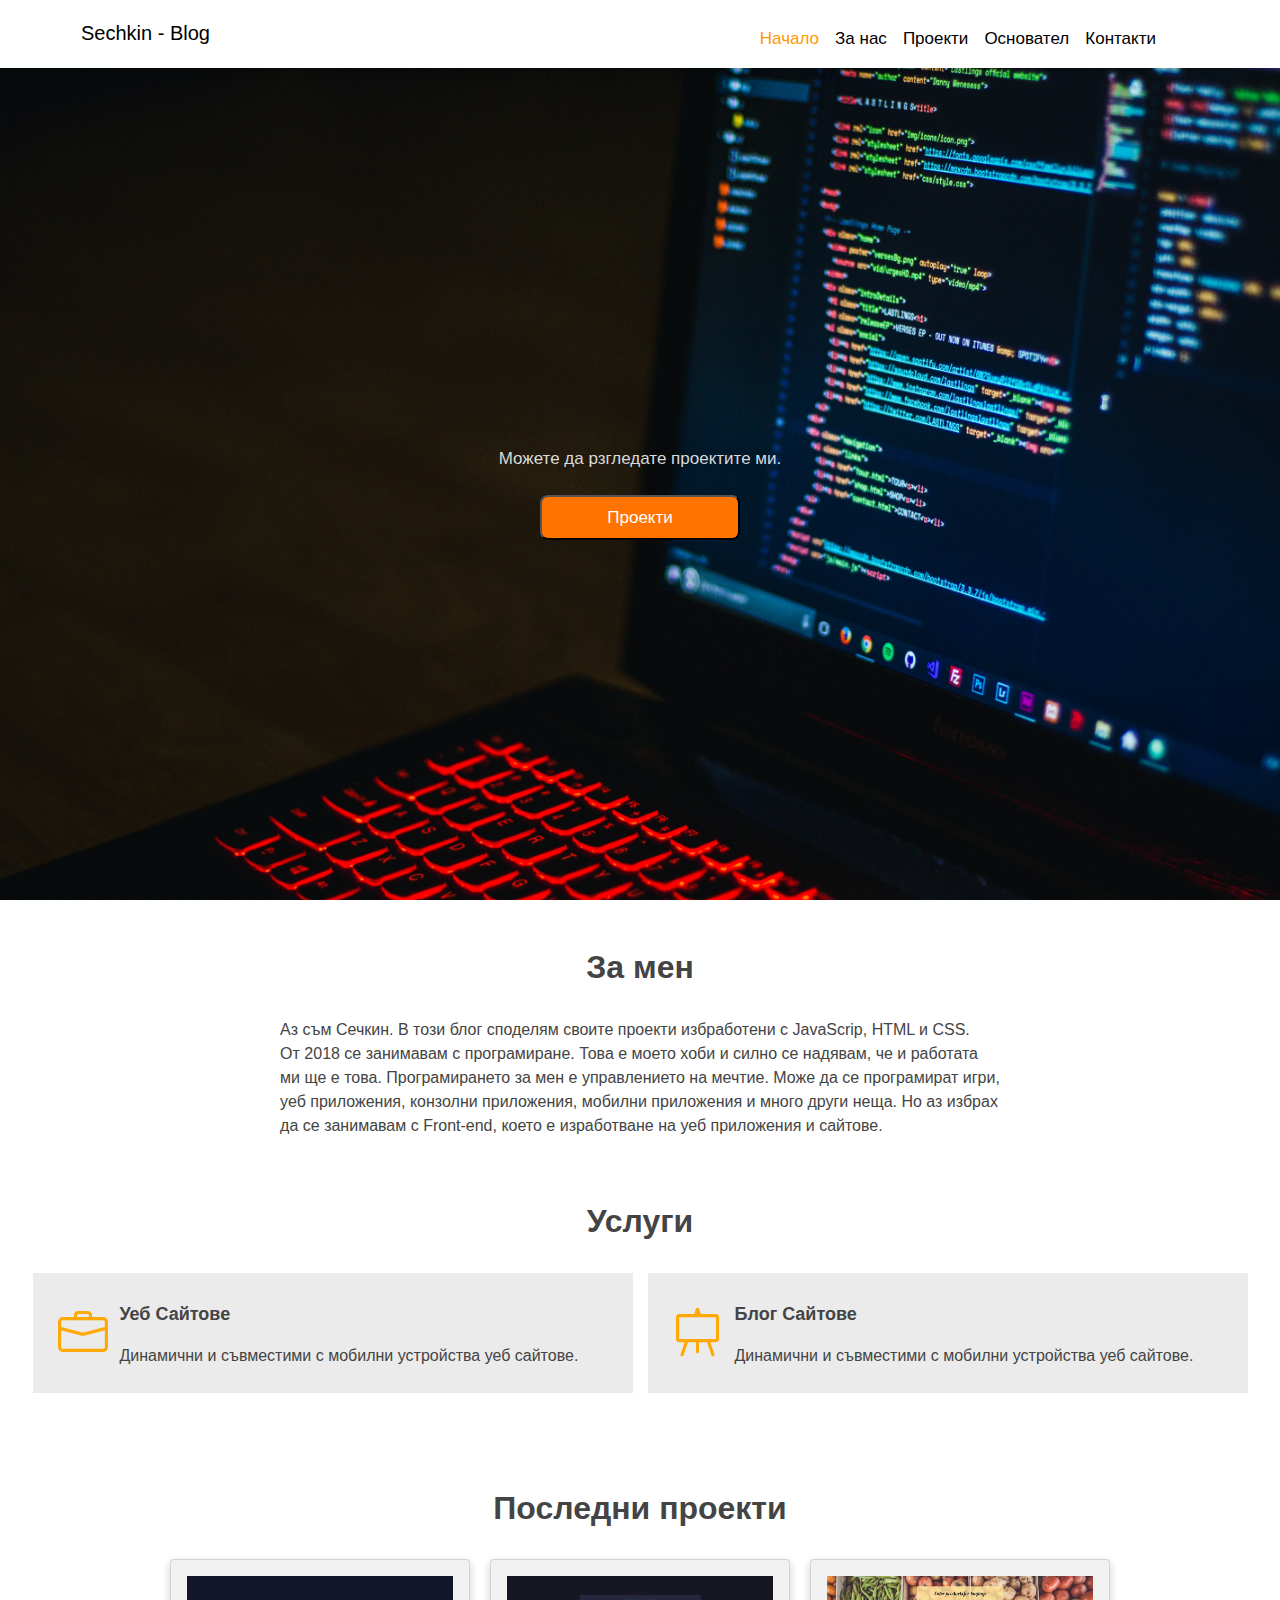
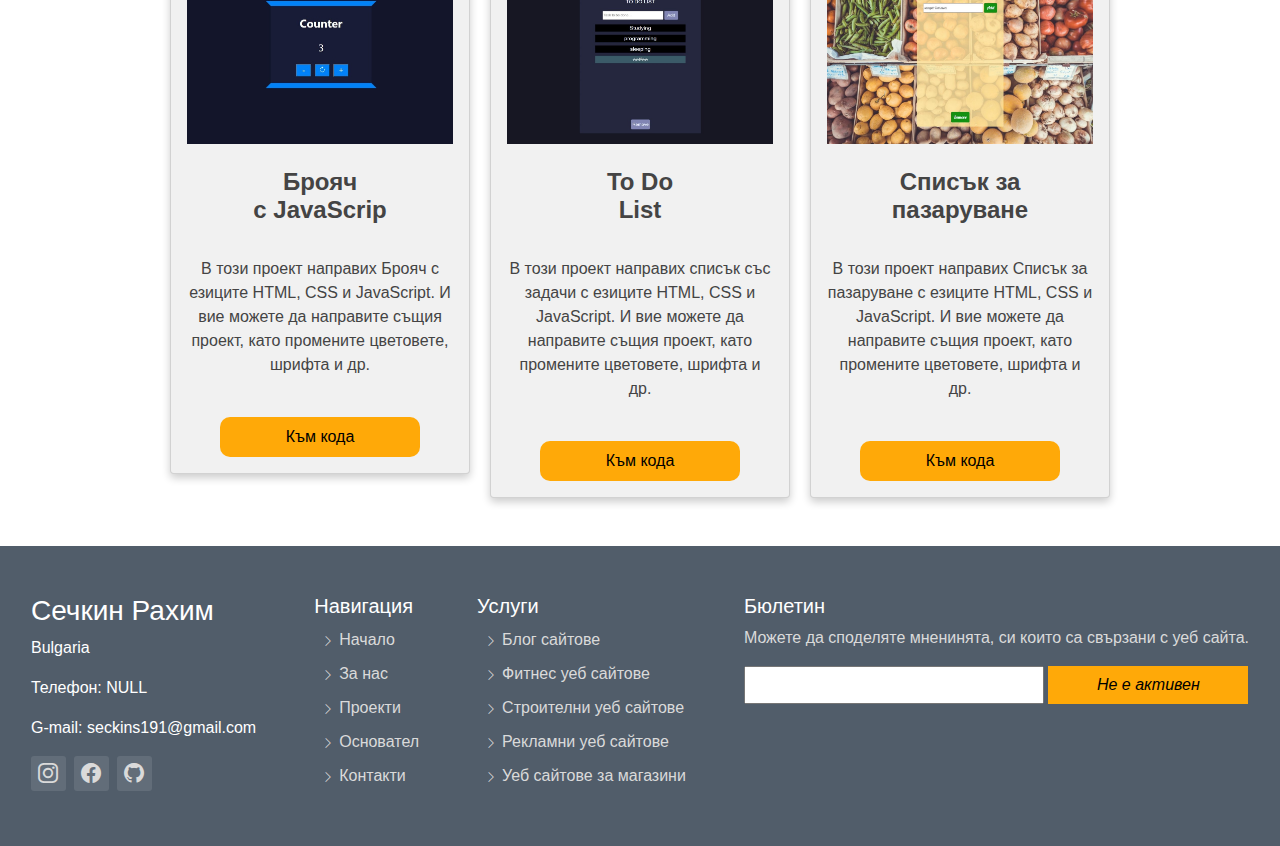
<file: docs/index.html>
<!DOCTYPE html>
<html lang="en">

<head>
    <meta charset="UTF-8">
    <meta http-equiv="X-UA-Compatible" content="IE=edge">
    <meta name="viewport" content="width=device-width, initial-scale=1.0">
    <title>Sechkin</title>

    <link rel="icon" href="images/titleImage.png">

    <link rel="stylesheet" href="https://cdn.jsdelivr.net/npm/bootstrap-icons@1.8.1/font/bootstrap-icons.css">
    <script src="https://code.jquery.com/jquery-3.4.1.slim.min.js" integrity="sha384-J6qa4849blE2+poT4WnyKhv5vZF5SrPo0iEjwBvKU7imGFAV0wwj1yYfoRSJoZ+n" crossorigin="anonymous"></script>
    <script src="https://cdn.jsdelivr.net/npm/popper.js@1.16.0/dist/umd/popper.min.js" integrity="sha384-Q6E9RHvbIyZFJoft+2mJbHaEWldlvI9IOYy5n3zV9zzTtmI3UksdQRVvoxMfooAo" crossorigin="anonymous"></script>
    <script src="https://stackpath.bootstrapcdn.com/bootstrap/4.4.1/js/bootstrap.min.js" integrity="sha384-wfSDF2E50Y2D1uUdj0O3uMBJnjuUD4Ih7YwaYd1iqfktj0Uod8GCExl3Og8ifwB6" crossorigin="anonymous"></script>
    <link rel="stylesheet" href="https://stackpath.bootstrapcdn.com/bootstrap/4.4.1/css/bootstrap.min.css" integrity="sha384-Vkoo8x4CGsO3+Hhxv8T/Q5PaXtkKtu6ug5TOeNV6gBiFeWPGFN9MuhOf23Q9Ifjh" crossorigin="anonymous">
    <link href="https://cdn.jsdelivr.net/npm/bootstrap@5.1.3/dist/css/bootstrap.min.css" rel="stylesheet" integrity="sha384-1BmE4kWBq78iYhFldvKuhfTAU6auU8tT94WrHftjDbrCEXSU1oBoqyl2QvZ6jIW3" crossorigin="anonymous">
    <script src="https://cdn.jsdelivr.net/npm/bootstrap@5.1.3/dist/js/bootstrap.bundle.min.js" integrity="sha384-ka7Sk0Gln4gmtz2MlQnikT1wXgYsOg+OMhuP+IlRH9sENBO0LRn5q+8nbTov4+1p" crossorigin="anonymous"></script>
    <script src="https://cdn.jsdelivr.net/npm/@popperjs/core@2.10.2/dist/umd/popper.min.js" integrity="sha384-7+zCNj/IqJ95wo16oMtfsKbZ9ccEh31eOz1HGyDuCQ6wgnyJNSYdrPa03rtR1zdB" crossorigin="anonymous"></script>
    <script src="https://cdn.jsdelivr.net/npm/bootstrap@5.1.3/dist/js/bootstrap.min.js" integrity="sha384-QJHtvGhmr9XOIpI6YVutG+2QOK9T+ZnN4kzFN1RtK3zEFEIsxhlmWl5/YESvpZ13" crossorigin="anonymous"></script>

    <link rel="stylesheet" href="style.css">
</head>

<body>

    <div class="bd-example fixed-top">
        <nav class="navbar navbar-expand-lg navbar-light text-light" style="height: 68px; background-color: #ffffff; font-size: 18px;" class="text-light">
            <div class="floating1">
                <h2 style="color: rgb(0, 0, 0);">
                    <a class="navbar-brand" href="index.html" style="color: black;">
                  Sechkin - Blog
                    </a>
                </h2>
            </div>
            <button class="navbar-toggler" type="button" data-toggle="collapse" data-target="#navbarSupportedContent" aria-controls="navbarSupportedContent" aria-expanded="false" aria-label="Toggle navigation">
                <span class="navbar-toggler-icon"></span>
            </button>


            <div class="collapse navbar-collapse " id="navbarSupportedContent">
                <ul class="navbar-nav mr-auto">
                    <li class="nav-item active">
                        <a class="nav-link disabled" href="index.html" style="color: rgb(0, 0, 0);" aria-disabled="true">
                            <p class="navigation-links disabled1">Начало</p> <span class="sr-only">(current)</span></a>
                    </li>

                    <li class="nav-item active">
                        <a class="nav-link" href="forMe.html" style="color: rgb(0, 0, 0);">
                            <p class="navigation-links">За нас </p>
                            <span class="sr-only">(current)</span></a>
                    </li>

                    <li class="nav-item active">
                        <a class="nav-link" href="projects.html" style="color: rgb(0, 0, 0);">
                            <p class="navigation-links">Проекти</p>
                            <span class="sr-only">(current)</span></a>
                    </li>


                    <li class="nav-item active">
                        <a class="nav-link" href="founder.html" style="color: rgb(0, 0, 0);">
                            <p class="navigation-links">Основател</p> <span class="sr-only">(current)</span></a>
                    </li>

                    <li class="nav-item active">
                        <a class="nav-link" href="contact.html" style="color: rgb(0, 0, 0);">
                            <p class="navigation-links">Контакти</p> <span class="sr-only">(current)</span></a>
                    </li>

                </ul>

            </div>
        </nav>
    </div>


    <div class="bg">
        <ul id="list" class="d-flex justify-content-center">
            <li style="animation: fadeIn 0.9s ease-in both">Добре дошли в уеб сайта!</li>
        </ul>

        <div class="box fadeInUp" style="animation-delay:1s;">
            Можете да рзгледате проектите ми.
        </div>
        <br>
        <div class="box fadeInUp" style="animation-delay:1.5s;">
            <a href="projects.html">
                <button class="imgButton">
                Проекти
            </button></a>
        </div>
    </div>
    <!-- <div class="container">
        <div class="bg"><img src="./images/bgimg.jpg" style="width:100%;"></div>

        <div class="centered">Centered</div>
    </div> -->
    <br><br>
    <div>

        <h2 class="d-flex justify-content-center"><b>За мен</b></h2>
        <br>
        <p class="me d-flex justify-content-center">Аз съм Сечкин. В този блог споделям своите проекти избработени с JavaScrip, HTML и CSS. <br> От 2018 се занимавам с програмиране. Това е моето хоби и силно се надявам, че и работата <br> ми ще е това. Програмирането за мен е управлението на мечтие.
            Може да се програмират игри,<br> уеб приложения, конзолни приложения, мобилни приложения и много други неща. Но аз избрах <br> да се занимавам с Front-end, което е изработване на уеб приложения и сайтове. </p>

    </div>
    <br><br>
    <div>

        <h2 class="d-flex justify-content-center"><b> Услуги</b></h2>
        <br>
        <div id="serv">
            <div class="services-container d-flex justify-content-center">
                <div class="services float-left">
                    <div class="float-left">
                        <i class="bi bi-briefcase"></i>
                    </div>
                    <p class="logo1-title float-left "> <b> Уеб Сайтове </b></p>
                    <p class="logo1-text float-left">Динамични и съвместими с мобилни устройства уеб сайтове.</p>
                </div>
                <div class="services float-left ">
                    <div class="float-left">
                        <i class="bi bi-easel"></i>
                    </div>
                    <p class="logo1-title float-left "> <b>Блог Сайтове </b></p>
                    <p class="logo1-text float-left">Динамични и съвместими с мобилни устройства уеб сайтове.</p>
                </div>
            </div>
        </div>

        <div id="resp-serv">
            <div class="services-container-responsive d-flex justify-content-center">
                <div class="services float-left">
                    <div class="float-left">
                        <i class="bi bi-briefcase"></i>
                    </div>
                    <p class="logo1-title float-left "> <b> Уеб Сайтове </b></p>
                    <p class="logo1-text float-left">Динамични и съвместими с мобилни устройства уеб сайтове.</p>
                </div>
            </div>
            <br>
            <div class="services-container-responsive d-flex justify-content-center">
                <div class="services float-left ">
                    <div class="float-left">
                        <i class="bi bi-easel"></i>
                    </div>
                    <p class="logo1-title float-left "> <b>Блог Сайтове </b></p>
                    <p class="logo1-text float-left">Динамични и съвместими с мобилни устройства уеб сайтове.</p>
                </div>
            </div>
        </div>

        <br><br><br><br>

        <h2 class="d-flex justify-content-center"><b> Последни проекти</b></h2>
        <br>
        <div class="row d-flex justify-content-center ">
            <div class="column" id="respColumn">
                <div class="card ">
                    <img src="./images/Latest Projects/Counter2.jpg" alt="">
                    <br>
                    <h4><b> Брояч <br> с JavaScrip </b></h4>
                    <br>
                    <p>В този проект направих Брояч с езиците HTML, CSS и JavaScript. И вие можете да направите същия проект, като промените цветовете, шрифта и др. </p>

                    <br>
                    <div class="d-flex justify-content-center">
                        <a target="_blank" href="https://github.com/s3chkin/Counter">
                            <button class="projects-button d-flex justify-content-center"> Към кода</button>
                        </a>
                    </div>

                </div>
            </div>

            <div class="column" id="respColumn">
                <div class="card ">
                    <img src="./images/Latest Projects/toDoList.jpg" alt="">
                    <br>
                    <h4><b> To Do <br> List </b></h4>
                    <br>
                    <p>В този проект направих списък със задачи с езиците HTML, CSS и JavaScript. И вие можете да направите същия проект, като промените цветовете, шрифта и др. </p>

                    <br>
                    <div class="d-flex justify-content-center">
                        <a target="_blank" href="https://github.com/s3chkin/JavaScript-Examples/tree/main/To%20Do%20list">
                            <button class="projects-button d-flex justify-content-center"> Към кода</button>
                        </a>
                    </div>

                </div>
            </div>

            <div class="column" id="respColumn">
                <div class="card ">
                    <img src="./images/Latest Projects/shoppingList.jpg" alt="">
                    <br>
                    <h4><b> Списък за <br> пазаруване </b></h4>
                    <br>
                    <p>В този проект направих Списък за пазаруване с езиците HTML, CSS и JavaScript. И вие можете да направите същия проект, като промените цветовете, шрифта и др. </p>

                    <br>
                    <div class="d-flex justify-content-center">
                        <a target="_blank" href="https://github.com/s3chkin/JavaScript-Examples/tree/main/ShoppingList">
                            <button class="projects-button d-flex justify-content-center"> Към кода</button>
                        </a>
                    </div>

                </div>
            </div>

        </div>

        <br><br>

        <footer>
            <br><br>
            <div class="normal-footer">
                <div class="footer d-flex justify-content-center ">

                    <div class="forMe float-left ">
                        <h3>Сечкин Рахим</h3>
                        <p>Bulgaria</p>
                        <p>Телефон: NULL</p>
                        <p>G-mail: seckins191@gmail.com</p>
                        <a href="https://www.instagram.com/__sechkin__/">
                            <div class="hyperlinks float-left">
                                <i class="bi bi-instagram"></i>
                            </div>
                        </a>

                        <a href="https://www.facebook.com/seckin.salim">
                            <div class="hyperlinks float-left">
                                <i class="bi bi-facebook"></i>
                            </div>
                        </a>

                        <a href="https://github.com/s3chkin">
                            <div class="hyperlinks float-left">
                                <i class="bi bi-github"></i>
                            </div>
                        </a>
                    </div>

                    <div class="navigation float-left ">
                        <h5 class="titles ">Навигация</h5>
                        <ul>
                            <a href="index.html">
                                <li><i class="bi bi-chevron-right "></i>Начало</li>
                            </a>

                            <a href="forMe.html">
                                <li><i class="bi bi-chevron-right "></i>За нас</li>
                            </a>

                            <a href="projects.html">
                                <li><i class="bi bi-chevron-right "></i>Проекти</li>
                            </a>

                            <a href="founder.html">
                                <li><i class="bi bi-chevron-right "></i>Основател</li>
                            </a>

                            <a href="contact.html">
                                <li><i class="bi bi-chevron-right "></i>Контакти</li>
                            </a>

                        </ul>
                    </div>

                    <div class="services2">
                        <h5 class="titles ">Услуги</h5>


                        <ul>
                            <a href=" ">
                                <li><i class="bi bi-chevron-right "></i>Блог сайтове</li>
                            </a>

                            <a href=" ">
                                <li><i class="bi bi-chevron-right "></i>Фитнес уеб сайтове</li>
                            </a>

                            <a href=" ">
                                <li><i class="bi bi-chevron-right "></i>Строителни уеб сайтове</li>
                            </a>

                            <a href=" ">
                                <li><i class="bi bi-chevron-right "></i>Рекламни уеб сайтове</li>
                            </a>

                            <a href=" ">
                                <li><i class="bi bi-chevron-right "></i>Уеб сайтове за магазини</li>
                            </a>

                        </ul>
                    </div>

                    <div class="services2 ">
                        <h5 class="titles ">Бюлетин</h5>
                        <p style="color: #dadada; margin-left: 8px;">Можете да споделяте мненинята, си които са свързани с уеб сайта.</p>
                        <div class="msg">
                            <input class="txtBox" type="text">
                            <button class="button"><i> Не е активен</i></button>
                        </div>
                    </div>
                </div>
            </div>

            <div class="responsiveFooter">

                <div class="footer2 d-flex justify-content-center ">

                    <div class="forMe" id="forMeResp">
                        <h3>Сечкин Рахим</h3>
                        <p>Bulgaria</p>
                        <p>Телефон: NULL</p>
                        <p>G-mail: seckins191@gmail.com</p>
                        <a href="https://www.instagram.com/__sechkin__/">
                            <div class="hyperlinks float-left">
                                <i class="bi bi-instagram"></i>
                            </div>
                        </a>

                        <a href="https://www.facebook.com/seckin.salim">
                            <div class="hyperlinks float-left">
                                <i class="bi bi-facebook"></i>
                            </div>
                        </a>

                        <a href="https://github.com/s3chkin">
                            <div class="hyperlinks float-left">
                                <i class="bi bi-github"></i>
                            </div>
                        </a>
                    </div>
                    <div class="navigation ">
                        <h5 class="titles ">Навигация</h5>
                        <ul>
                            <a href="index.html">
                                <div>
                                    <!-- <i class="bi bi-chevron-right"></i> -->
                                    <li><i class="bi bi-chevron-right"></i>Начало</li>
                                </div>
                            </a>

                            <a href="forMe.html">
                                <li><i class="bi bi-chevron-right"></i>За нас</li>
                            </a>

                            <a href="projects.html">
                                <li><i class="bi bi-chevron-right"></i>Проекти</li>
                            </a>

                            <a href="founder.html">
                                <li><i class="bi bi-chevron-right"></i>Основател</li>
                            </a>

                            <a href="contact.html">
                                <li><i class="bi bi-chevron-right"></i>Контакти</li>
                            </a>

                        </ul>
                    </div>

                </div>
                <br><br>
                <div class="footer2 d-flex justify-content-center " id="footer2">


                    <div class="services2" id="services2Resp">
                        <h5 class="titles ">Услуги</h5>


                        <ul>
                            <a href=" ">
                                <li><i class="bi bi-chevron-right "></i>Блог сайтове</li>
                            </a>

                            <a href=" ">
                                <li><i class="bi bi-chevron-right "></i>Фитнес уеб сайтове</li>
                            </a>

                            <a href=" ">
                                <li><i class="bi bi-chevron-right "></i>Строителни уеб сайтове</li>
                            </a>

                            <a href=" ">
                                <li><i class="bi bi-chevron-right "></i>Рекламни уеб сайтове</li>
                            </a>

                            <a href=" ">
                                <li><i class="bi bi-chevron-right "></i>Уеб сайтове за магазини</li>
                            </a>

                        </ul>
                    </div>

                    <div class="services2 " id="respBuletin">
                        <h5 class="titles ">Бюлетин</h5>
                        <p style="color: #dadada; margin-left: 8px;">Можете да споделяте <br> мненинята, си които <br> са свързани с уеб сайта.</p>
                        <div class="msg">
                            <input class="txtBox" id="txtBoxResp" type="text">
                            <button class="button" id="buttonResp"><i> Не е активен</i></button>
                        </div>
                    </div>
                </div>

            </div>


            <div class="responsiveFooter2">

                <div class="footer2">

                    <div class="forMe" id="forMeResp">
                        <h3>Сечкин Рахим</h3>
                        <p>Bulgaria</p>
                        <p>Телефон: NULL</p>
                        <p>G-mail: seckins191@gmail.com</p>
                        <a href="https://www.instagram.com/__sechkin__/">
                            <div class="hyperlinks float-left">
                                <i class="bi bi-instagram"></i>
                            </div>
                        </a>

                        <a href="https://www.facebook.com/seckin.salim">
                            <div class="hyperlinks float-left">
                                <i class="bi bi-facebook"></i>
                            </div>
                        </a>

                        <a href="https://github.com/s3chkin">
                            <div class="hyperlinks float-left">
                                <i class="bi bi-github"></i>
                            </div>
                        </a>
                    </div>
                </div>
                <br> <br> <br>
                <div class="footer2 ">

                    <div class="navigation ">
                        <h5 class="titles ">Навигация</h5>
                        <ul>
                            <a href="index.html">
                                <li><i class="bi bi-chevron-right"></i>Начало</li>
                            </a>

                            <a href="forMe.html">
                                <li><i class="bi bi-chevron-right"></i>За нас</li>
                            </a>

                            <a href="projects.html">
                                <li><i class="bi bi-chevron-right"></i>Проекти</li>
                            </a>

                            <a href="founder.html">
                                <li><i class="bi bi-chevron-right"></i>Основател</li>
                            </a>

                            <a href="contact.html">
                                <li><i class="bi bi-chevron-right"></i>Контакти</li>
                            </a>

                        </ul>
                    </div>

                </div>
                <br>
                <div class="footer2 " id="footer2">
                    <div class="services2" id="services2Resp">
                        <h5 class="titles ">Услуги</h5>

                        <ul>
                            <a href=" ">

                                <li><i class="bi bi-chevron-right "></i>Блог сайтове</li>
                            </a>

                            <a href=" ">
                                <li><i class="bi bi-chevron-right "></i>Фитнес уеб сайтове</li>
                            </a>

                            <a href=" ">
                                <li><i class="bi bi-chevron-right "></i>Строителни уеб сайтове</li>
                            </a>

                            <a href=" ">
                                <li><i class="bi bi-chevron-right "></i>Рекламни уеб сайтове</li>
                            </a>

                            <a href=" ">
                                <li><i class="bi bi-chevron-right "></i>Уеб сайтове за магазини</li>
                            </a>

                        </ul>
                    </div>
                </div>
                <br>
                <div class="footer2" id="footer2">
                    <div class="services2 " id="respBuletin">
                        <h5 class="titles ">Бюлетин</h5>
                        <p style="color: #dadada; margin-left: 8px;">Можете да споделяте мненинята, си които са свързани с уеб сайта.</p>
                        <div class="msg">
                            <input class="txtBox" id="txtBoxResp" type="text">
                            <button class="button" id="buttonResp"><i> Не е активен</i></button>
                        </div>
                    </div>
                </div>
            </div>

        </footer>
</body>

</html>
</file>
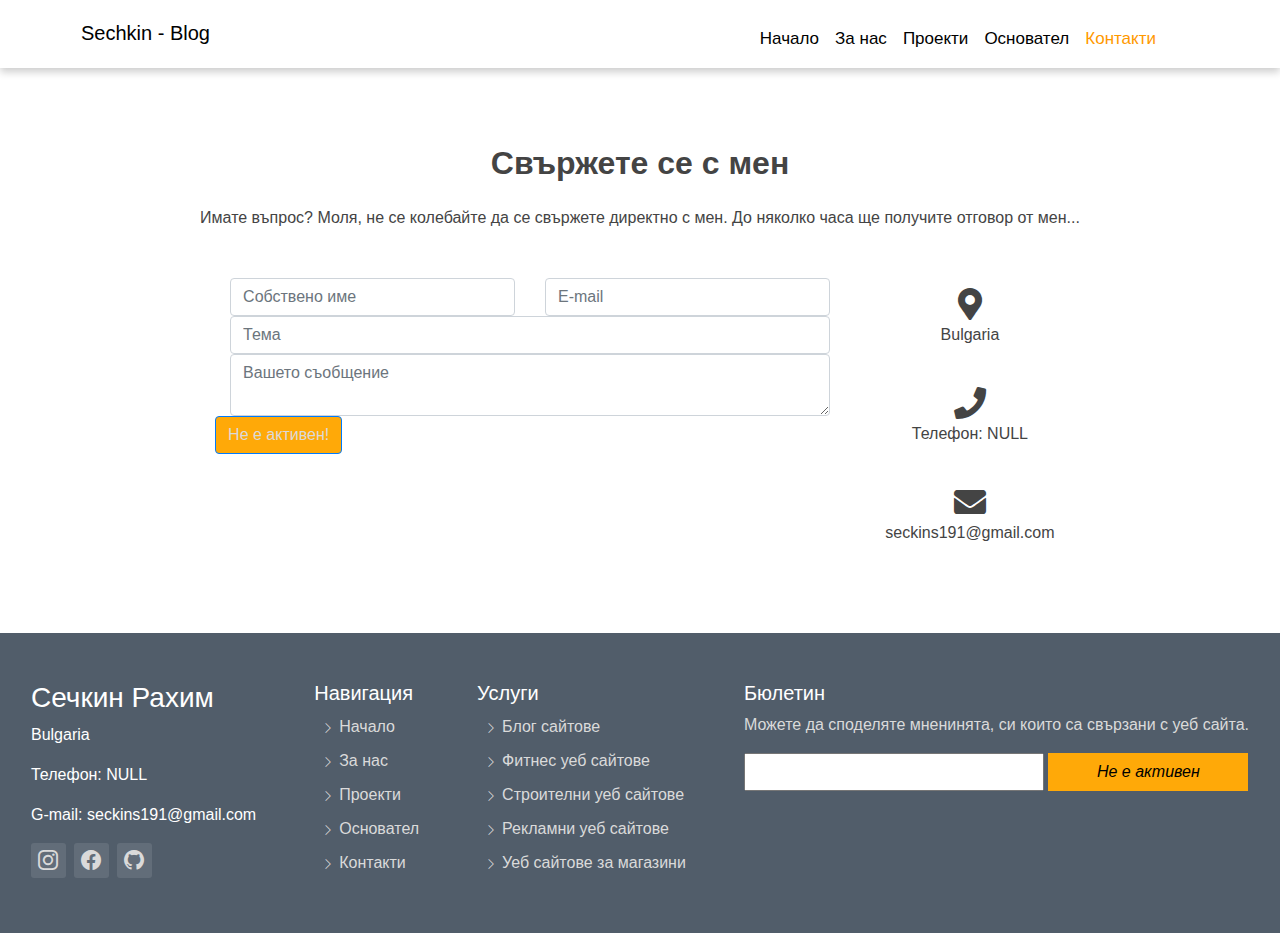
<file: docs/contact.html>
<!DOCTYPE html>
<html lang="en">

<head>
    <meta charset="UTF-8">
    <meta http-equiv="X-UA-Compatible" content="IE=edge">
    <meta name="viewport" content="width=device-width, initial-scale=1.0">
    <title>Sechkin</title>

    <link rel="icon" href="images/titleImage.png">

    <link rel="stylesheet" href="https://cdn.jsdelivr.net/npm/bootstrap-icons@1.8.1/font/bootstrap-icons.css">
    <script src="https://code.jquery.com/jquery-3.4.1.slim.min.js" integrity="sha384-J6qa4849blE2+poT4WnyKhv5vZF5SrPo0iEjwBvKU7imGFAV0wwj1yYfoRSJoZ+n" crossorigin="anonymous"></script>
    <script src="https://cdn.jsdelivr.net/npm/popper.js@1.16.0/dist/umd/popper.min.js" integrity="sha384-Q6E9RHvbIyZFJoft+2mJbHaEWldlvI9IOYy5n3zV9zzTtmI3UksdQRVvoxMfooAo" crossorigin="anonymous"></script>
    <script src="https://stackpath.bootstrapcdn.com/bootstrap/4.4.1/js/bootstrap.min.js" integrity="sha384-wfSDF2E50Y2D1uUdj0O3uMBJnjuUD4Ih7YwaYd1iqfktj0Uod8GCExl3Og8ifwB6" crossorigin="anonymous"></script>
    <link rel="stylesheet" href="https://stackpath.bootstrapcdn.com/bootstrap/4.4.1/css/bootstrap.min.css" integrity="sha384-Vkoo8x4CGsO3+Hhxv8T/Q5PaXtkKtu6ug5TOeNV6gBiFeWPGFN9MuhOf23Q9Ifjh" crossorigin="anonymous">
    <link href="https://cdn.jsdelivr.net/npm/bootstrap@5.1.3/dist/css/bootstrap.min.css" rel="stylesheet" integrity="sha384-1BmE4kWBq78iYhFldvKuhfTAU6auU8tT94WrHftjDbrCEXSU1oBoqyl2QvZ6jIW3" crossorigin="anonymous">
    <script src="https://cdn.jsdelivr.net/npm/bootstrap@5.1.3/dist/js/bootstrap.bundle.min.js" integrity="sha384-ka7Sk0Gln4gmtz2MlQnikT1wXgYsOg+OMhuP+IlRH9sENBO0LRn5q+8nbTov4+1p" crossorigin="anonymous"></script>
    <script src="https://cdn.jsdelivr.net/npm/@popperjs/core@2.10.2/dist/umd/popper.min.js" integrity="sha384-7+zCNj/IqJ95wo16oMtfsKbZ9ccEh31eOz1HGyDuCQ6wgnyJNSYdrPa03rtR1zdB" crossorigin="anonymous"></script>
    <script src="https://cdn.jsdelivr.net/npm/bootstrap@5.1.3/dist/js/bootstrap.min.js" integrity="sha384-QJHtvGhmr9XOIpI6YVutG+2QOK9T+ZnN4kzFN1RtK3zEFEIsxhlmWl5/YESvpZ13" crossorigin="anonymous"></script>
    <link rel="stylesheet" href="https://fonts.googleapis.com/css?family=Roboto:300,400,500,700&amp;display=swap">
    <link rel="stylesheet" href="https://cdnjs.cloudflare.com/ajax/libs/font-awesome/5.15.3/css/all.min.css">
    <link rel="stylesheet" href="https://mdbcdn.b-cdn.net/wp-content/themes/mdbootstrap4/docs-app/css/compiled-4.20.0.min.css">
    <link rel="stylesheet" href="style.css">
</head>

<body>

    <div class="bd-example fixed-top">
        <nav class="navbar navbar-expand-lg navbar-light text-light" style="height: 68px; background-color: #ffffff; font-size: 18px;" class="text-light">
            <div class="floating1">
                <h2 style="color: rgb(0, 0, 0);">
                    <a class="navbar-brand" href="index.html" style="color: black;">
                  Sechkin - Blog
                    </a>
                </h2>
            </div>
            <button class="navbar-toggler" type="button" data-toggle="collapse" data-target="#navbarSupportedContent" aria-controls="navbarSupportedContent" aria-expanded="false" aria-label="Toggle navigation">
                <span class="navbar-toggler-icon"></span>
            </button>


            <div class="collapse navbar-collapse " id="navbarSupportedContent">
                <ul class="navbar-nav mr-auto">
                    <li class="nav-item active">
                        <a class="nav-link " href="index.html" style="color: rgb(0, 0, 0);" aria-disabled="true">
                            <p class="navigation-links ">Начало</p> <span class="sr-only">(current)</span></a>
                    </li>

                    <li class="nav-item active">
                        <a class="nav-link" href="forMe.html" style="color: rgb(0, 0, 0);">
                            <p class="navigation-links ">За нас </p>
                            <span class="sr-only">(current)</span></a>
                    </li>

                    <li class="nav-item active">
                        <a class="nav-link" href="projects.html" style="color: rgb(0, 0, 0);">
                            <p class="navigation-links">Проекти</p>
                            <span class="sr-only">(current)</span></a>
                    </li>


                    <li class="nav-item active">
                        <a class="nav-link " href="founder.html" style="color: rgb(0, 0, 0);">
                            <p class="navigation-links ">Основател</p> <span class="sr-only">(current)</span></a>
                    </li>

                    <li class="nav-item active">
                        <a class="nav-link disabled" href="contact.html" style="color: rgb(0, 0, 0);">
                            <p class="navigation-links disabled1">Контакти</p> <span class="sr-only">(current)</span></a>
                    </li>

                </ul>

            </div>
        </nav>
    </div>



    <br><br><br><br>
    <div>


        <br>
        <div class="d-flex justify-content-center">

            <section class="mb-4">

                <h2 class="h1-responsive font-weight-bold text-center my-4">Свържете се с мен
                </h2>
                <p class="text-center w-responsive mx-auto mb-5">Имате въпрос? Моля, не се колебайте да се свържете директно с мен. До няколко часа ще получите отговор от мен...</p>

                <div class="row">

                    <div class="col-md-9 mb-md-0 mb-5">
                        <form id="contact-form" name="contact-form" action="mail.php" method="POST">

                            <div class="row">

                                <div class="col-md-6">
                                    <div class="md-form mb-0">
                                        <input placeholder="Собствено име" type="text" id="name" name="name" class="form-control">
                                    </div>
                                </div>

                                <div class="col-md-6">
                                    <div class="md-form mb-0">
                                        <input placeholder="E-mail" type="text" id="email" name="email" class="form-control">
                                    </div>
                                </div>

                            </div>

                            <div class="row">
                                <div class="col-md-12">
                                    <div class="md-form mb-0">
                                        <input placeholder="Тема" type="text" id="subject" name="subject" class="form-control">
                                    </div>
                                </div>
                            </div>

                            <div class="row">

                                <div class="col-md-12">

                                    <div class="md-form">
                                        <textarea placeholder="Вашето съобщение" type="text" id="message" name="message" rows="2" class="form-control md-textarea"></textarea>
                                    </div>

                                </div>
                            </div>

                        </form>

                        <div class="text-center text-md-left">
                            <a class="btn btn-primary " style="color: #dadada; background-color: #ffa908 ;">Не е активен!</a>
                        </div>
                        <div class="status"></div>
                    </div>

                    <div class="col-md-3 text-center">
                        <ul class="list-unstyled mb-0">
                            <li><i class="fas fa-map-marker-alt fa-2x"></i>
                                <p>Bulgaria</p>
                            </li>
                            <li><i class="fas fa-phone mt-4 fa-2x"></i>
                                <p>Телефон: NULL</p>
                            </li>
                            <li><i class="fas fa-envelope mt-4 fa-2x"></i>
                                <p>seckins191@gmail.com</p>
                            </li>
                        </ul>
                    </div>

                </div>

            </section>
        </div>


    </div>
    <br><br>

    <footer>
        <br><br>
        <div class="normal-footer">
            <div class="footer d-flex justify-content-center ">

                <div class="forMe float-left ">
                    <h3>Сечкин Рахим</h3>
                    <p>Bulgaria</p>
                    <p>Телефон: NULL</p>
                    <p>G-mail: seckins191@gmail.com</p>
                    <a href="https://www.instagram.com/__sechkin__/">
                        <div class="hyperlinks float-left">
                            <i class="bi bi-instagram"></i>
                        </div>
                    </a>

                    <a href="https://www.facebook.com/seckin.salim">
                        <div class="hyperlinks float-left">
                            <i class="bi bi-facebook"></i>
                        </div>
                    </a>

                    <a href="https://github.com/s3chkin">
                        <div class="hyperlinks float-left">
                            <i class="bi bi-github"></i>
                        </div>
                    </a>
                </div>

                <div class="navigation float-left ">
                    <h5 class="titles ">Навигация</h5>
                    <ul>
                        <a href="index.html">
                            <li><i class="bi bi-chevron-right "></i>Начало</li>
                        </a>

                        <a href="forMe.html">
                            <li><i class="bi bi-chevron-right "></i>За нас</li>
                        </a>

                        <a href="projects.html">
                            <li><i class="bi bi-chevron-right "></i>Проекти</li>
                        </a>

                        <a href="founder.html">
                            <li><i class="bi bi-chevron-right "></i>Основател</li>
                        </a>

                        <a href="contact.html">
                            <li><i class="bi bi-chevron-right "></i>Контакти</li>
                        </a>

                    </ul>
                </div>

                <div class="services2">
                    <h5 class="titles ">Услуги</h5>


                    <ul>
                        <a href=" ">
                            <li><i class="bi bi-chevron-right "></i>Блог сайтове</li>
                        </a>

                        <a href=" ">
                            <li><i class="bi bi-chevron-right "></i>Фитнес уеб сайтове</li>
                        </a>

                        <a href=" ">
                            <li><i class="bi bi-chevron-right "></i>Строителни уеб сайтове</li>
                        </a>

                        <a href=" ">
                            <li><i class="bi bi-chevron-right "></i>Рекламни уеб сайтове</li>
                        </a>

                        <a href=" ">
                            <li><i class="bi bi-chevron-right "></i>Уеб сайтове за магазини</li>
                        </a>

                    </ul>
                </div>

                <div class="services2 ">
                    <h5 class="titles ">Бюлетин</h5>
                    <p style="color: #dadada; margin-left: 8px;">Можете да споделяте мненинята, си които са свързани с уеб сайта.</p>
                    <div class="msg">
                        <input class="txtBox" type="text">
                        <button class="button"><i> Не е активен</i></button>
                    </div>
                </div>
            </div>
        </div>

        <div class="responsiveFooter">

            <div class="footer2 d-flex justify-content-center ">

                <div class="forMe" id="forMeResp">
                    <h3>Сечкин Рахим</h3>
                    <p>Bulgaria</p>
                    <p>Телефон: NULL</p>
                    <p>G-mail: seckins191@gmail.com</p>
                    <a href="https://www.instagram.com/__sechkin__/">
                        <div class="hyperlinks float-left">
                            <i class="bi bi-instagram"></i>
                        </div>
                    </a>

                    <a href="https://www.facebook.com/seckin.salim">
                        <div class="hyperlinks float-left">
                            <i class="bi bi-facebook"></i>
                        </div>
                    </a>

                    <a href="https://github.com/s3chkin">
                        <div class="hyperlinks float-left">
                            <i class="bi bi-github"></i>
                        </div>
                    </a>
                </div>
                <div class="navigation ">
                    <h5 class="titles ">Навигация</h5>
                    <ul>
                        <a href="index.html">
                            <li><i class="bi bi-chevron-right "></i>Начало</li>
                        </a>

                        <a href="forMe.html">
                            <li><i class="bi bi-chevron-right "></i>За нас</li>
                        </a>

                        <a href="projects.html">
                            <li><i class="bi bi-chevron-right "></i>Проекти</li>
                        </a>

                        <a href="founder.html">
                            <li><i class="bi bi-chevron-right "></i>Основател</li>
                        </a>

                        <a href="contact.html">
                            <li><i class="bi bi-chevron-right "></i>Контакти</li>
                        </a>

                    </ul>
                </div>

            </div>
            <br><br>
            <div class="footer2 d-flex justify-content-center " id="footer2">


                <div class="services2" id="services2Resp">
                    <h5 class="titles ">Услуги</h5>


                    <ul>
                        <a href=" ">
                            <li><i class="bi bi-chevron-right "></i>Блог сайтове</li>
                        </a>

                        <a href=" ">
                            <li><i class="bi bi-chevron-right "></i>Фитнес уеб сайтове</li>
                        </a>

                        <a href=" ">
                            <li><i class="bi bi-chevron-right "></i>Строителни уеб сайтове</li>
                        </a>

                        <a href=" ">
                            <li><i class="bi bi-chevron-right "></i>Рекламни уеб сайтове</li>
                        </a>

                        <a href=" ">
                            <li><i class="bi bi-chevron-right "></i>Уеб сайтове за магазини</li>
                        </a>

                    </ul>
                </div>

                <div class="services2 " id="respBuletin">
                    <h5 class="titles ">Бюлетин</h5>
                    <p style="color: #dadada; margin-left: 8px;">Можете да споделяте <br> мненинята, си които <br> са свързани с уеб сайта.</p>
                    <div class="msg">
                        <input class="txtBox" id="txtBoxResp" type="text">
                        <button class="button" id="buttonResp"><i> Не е активен</i></button>
                    </div>
                </div>
            </div>

        </div>


        <div class="responsiveFooter2">

            <div class="footer2">

                <div class="forMe" id="forMeResp">
                    <h3>Сечкин Рахим</h3>
                    <p>Bulgaria</p>
                    <p>Телефон: NULL</p>
                    <p>G-mail: seckins191@gmail.com</p>
                    <a href="https://www.instagram.com/__sechkin__/">
                        <div class="hyperlinks float-left">
                            <i class="bi bi-instagram"></i>
                        </div>
                    </a>

                    <a href="https://www.facebook.com/seckin.salim">
                        <div class="hyperlinks float-left">
                            <i class="bi bi-facebook"></i>
                        </div>
                    </a>

                    <a href="https://github.com/s3chkin">
                        <div class="hyperlinks float-left">
                            <i class="bi bi-github"></i>
                        </div>
                    </a>
                </div>
            </div>
            <br> <br> <br>
            <div class="footer2 ">

                <div class="navigation ">
                    <h5 class="titles ">Навигация</h5>
                    <ul>
                        <a href="index.html">
                            <li><i class="bi bi-chevron-right "></i>Начало</li>
                        </a>

                        <a href="forMe.html">
                            <li><i class="bi bi-chevron-right "></i>За нас</li>
                        </a>

                        <a href="projects.html">
                            <li><i class="bi bi-chevron-right "></i>Проекти</li>
                        </a>

                        <a href="founder.html">
                            <li><i class="bi bi-chevron-right "></i>Основател</li>
                        </a>

                        <a href="contact.html">
                            <li><i class="bi bi-chevron-right "></i>Контакти</li>
                        </a>

                    </ul>
                </div>

            </div>
            <br>
            <div class="footer2 " id="footer2">
                <div class="services2" id="services2Resp">
                    <h5 class="titles ">Услуги</h5>

                    <ul>
                        <a href=" ">
                            <li><i class="bi bi-chevron-right "></i>Блог сайтове</li>
                        </a>

                        <a href=" ">
                            <li><i class="bi bi-chevron-right "></i>Фитнес уеб сайтове</li>
                        </a>

                        <a href=" ">
                            <li><i class="bi bi-chevron-right "></i>Строителни уеб сайтове</li>
                        </a>

                        <a href=" ">
                            <li><i class="bi bi-chevron-right "></i>Рекламни уеб сайтове</li>
                        </a>

                        <a href=" ">
                            <li><i class="bi bi-chevron-right "></i>Уеб сайтове за магазини</li>
                        </a>

                    </ul>
                </div>
            </div>
            <br>
            <div class="footer2" id="footer2">
                <div class="services2 " id="respBuletin">
                    <h5 class="titles ">Бюлетин</h5>
                    <p style="color: #dadada; margin-left: 8px;">Можете да споделяте мненинята, си които са свързани с уеб сайта.</p>
                    <div class="msg">
                        <input class="txtBox" id="txtBoxResp" type="text">
                        <button class="button" id="buttonResp"><i> Не е активен</i></button>
                    </div>
                </div>
            </div>
        </div>

    </footer>
</body>

</html>
</file>
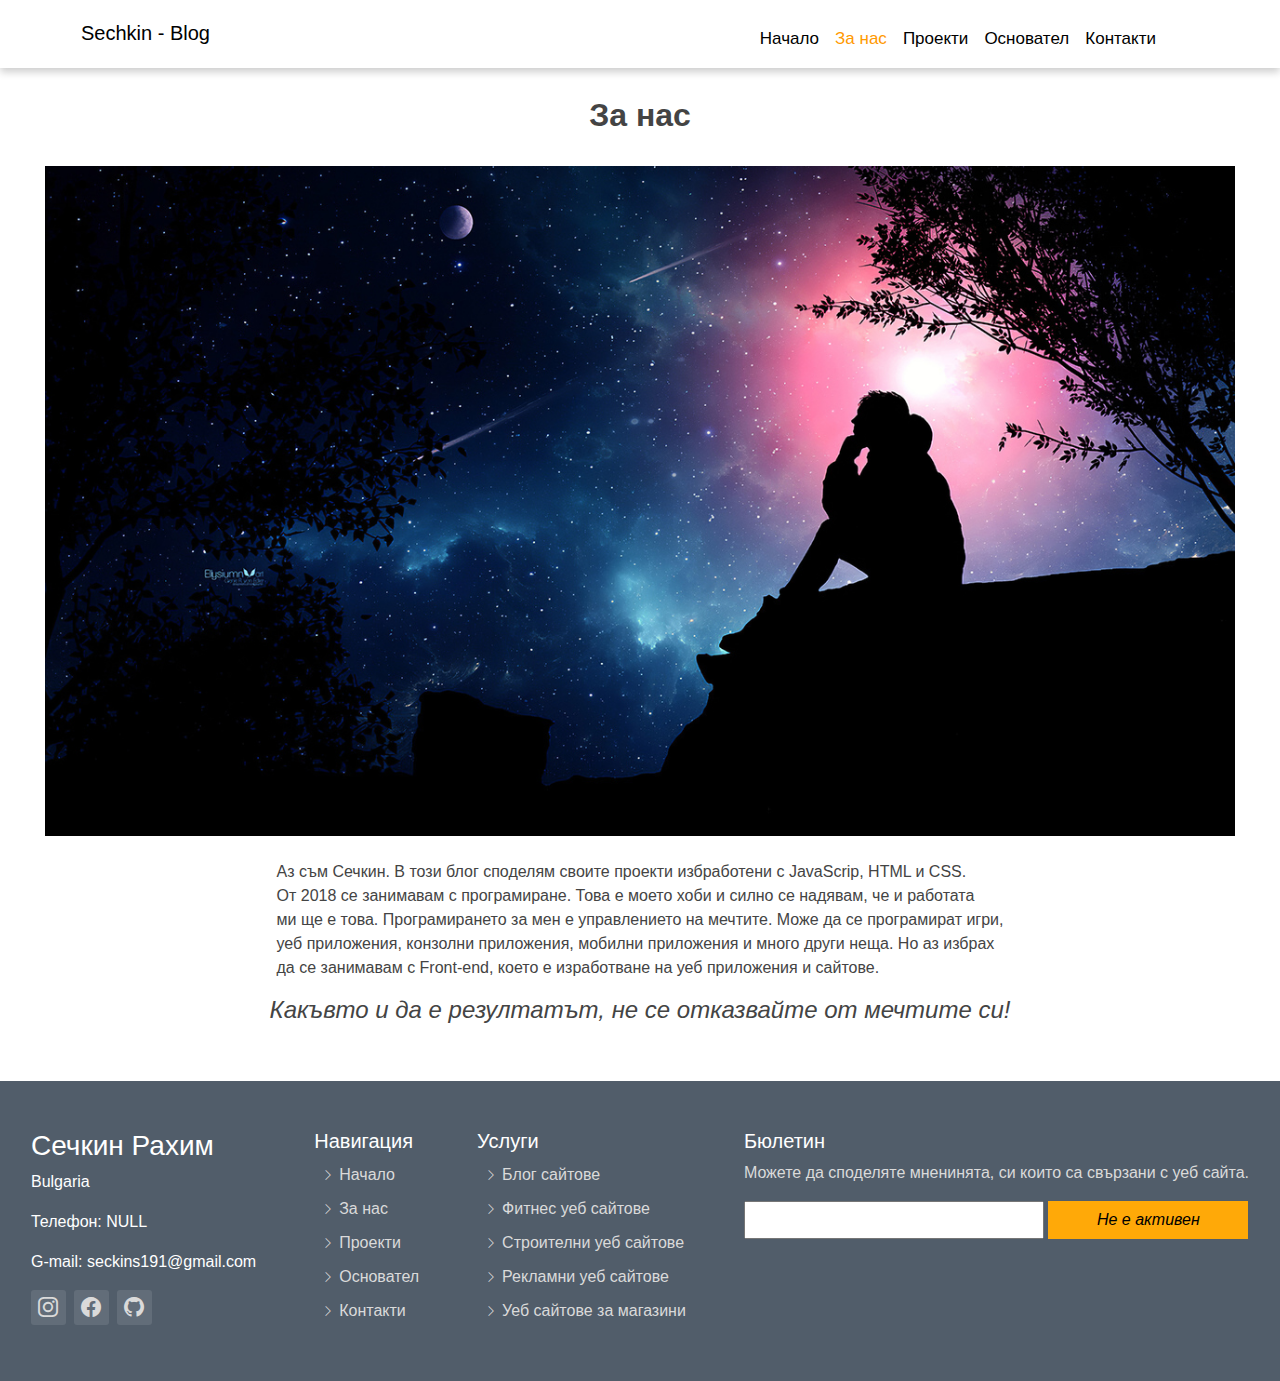
<file: docs/forMe.html>
<!DOCTYPE html>
<html lang="en">

<head>
    <meta charset="UTF-8">
    <meta http-equiv="X-UA-Compatible" content="IE=edge">
    <meta name="viewport" content="width=device-width, initial-scale=1.0">
    <title>Sechkin</title>

    <link rel="icon" href="images/titleImage.png">


    <link rel="stylesheet" href="https://cdn.jsdelivr.net/npm/bootstrap-icons@1.8.1/font/bootstrap-icons.css">
    <script src="https://code.jquery.com/jquery-3.4.1.slim.min.js" integrity="sha384-J6qa4849blE2+poT4WnyKhv5vZF5SrPo0iEjwBvKU7imGFAV0wwj1yYfoRSJoZ+n" crossorigin="anonymous"></script>
    <script src="https://cdn.jsdelivr.net/npm/popper.js@1.16.0/dist/umd/popper.min.js" integrity="sha384-Q6E9RHvbIyZFJoft+2mJbHaEWldlvI9IOYy5n3zV9zzTtmI3UksdQRVvoxMfooAo" crossorigin="anonymous"></script>
    <script src="https://stackpath.bootstrapcdn.com/bootstrap/4.4.1/js/bootstrap.min.js" integrity="sha384-wfSDF2E50Y2D1uUdj0O3uMBJnjuUD4Ih7YwaYd1iqfktj0Uod8GCExl3Og8ifwB6" crossorigin="anonymous"></script>
    <link rel="stylesheet" href="https://stackpath.bootstrapcdn.com/bootstrap/4.4.1/css/bootstrap.min.css" integrity="sha384-Vkoo8x4CGsO3+Hhxv8T/Q5PaXtkKtu6ug5TOeNV6gBiFeWPGFN9MuhOf23Q9Ifjh" crossorigin="anonymous">
    <link href="https://cdn.jsdelivr.net/npm/bootstrap@5.1.3/dist/css/bootstrap.min.css" rel="stylesheet" integrity="sha384-1BmE4kWBq78iYhFldvKuhfTAU6auU8tT94WrHftjDbrCEXSU1oBoqyl2QvZ6jIW3" crossorigin="anonymous">
    <script src="https://cdn.jsdelivr.net/npm/bootstrap@5.1.3/dist/js/bootstrap.bundle.min.js" integrity="sha384-ka7Sk0Gln4gmtz2MlQnikT1wXgYsOg+OMhuP+IlRH9sENBO0LRn5q+8nbTov4+1p" crossorigin="anonymous"></script>
    <script src="https://cdn.jsdelivr.net/npm/@popperjs/core@2.10.2/dist/umd/popper.min.js" integrity="sha384-7+zCNj/IqJ95wo16oMtfsKbZ9ccEh31eOz1HGyDuCQ6wgnyJNSYdrPa03rtR1zdB" crossorigin="anonymous"></script>
    <script src="https://cdn.jsdelivr.net/npm/bootstrap@5.1.3/dist/js/bootstrap.min.js" integrity="sha384-QJHtvGhmr9XOIpI6YVutG+2QOK9T+ZnN4kzFN1RtK3zEFEIsxhlmWl5/YESvpZ13" crossorigin="anonymous"></script>

    <link rel="stylesheet" href="style.css">
</head>

<body>

    <div class="bd-example fixed-top">
        <nav class="navbar navbar-expand-lg navbar-light text-light" style="height: 68px; background-color: #ffffff; font-size: 18px;" class="text-light">
            <div class="floating1">
                <h2 style="color: rgb(0, 0, 0);">
                    <a class="navbar-brand" href="index.html" style="color: black;">
                  Sechkin - Blog
                    </a>
                </h2>
            </div>
            <button class="navbar-toggler" type="button" data-toggle="collapse" data-target="#navbarSupportedContent" aria-controls="navbarSupportedContent" aria-expanded="false" aria-label="Toggle navigation">
                <span class="navbar-toggler-icon"></span>
            </button>


            <div class="collapse navbar-collapse " id="navbarSupportedContent">
                <ul class="navbar-nav mr-auto">
                    <li class="nav-item active">
                        <a class="nav-link " href="index.html" style="color: rgb(0, 0, 0);" aria-disabled="true">
                            <p class="navigation-links ">Начало</p> <span class="sr-only">(current)</span></a>
                    </li>

                    <li class="nav-item active">
                        <a class="nav-link disabled" href="bgMusic.html" style="color: rgb(0, 0, 0);">
                            <p class="navigation-links disabled1">За нас </p>
                            <span class="sr-only">(current)</span></a>
                    </li>

                    <li class="nav-item active">
                        <a class="nav-link" href="projects.html" style="color: rgb(0, 0, 0);">
                            <p class="navigation-links">Проекти</p>
                            <span class="sr-only">(current)</span></a>
                    </li>


                    <li class="nav-item active">
                        <a class="nav-link" href="founder.html" style="color: rgb(0, 0, 0);">
                            <p class="navigation-links">Основател</p> <span class="sr-only">(current)</span></a>
                    </li>

                    <li class="nav-item active">
                        <a class="nav-link" href="contact.html" style="color: rgb(0, 0, 0);">
                            <p class="navigation-links">Контакти</p> <span class="sr-only">(current)</span></a>
                    </li>

                </ul>

            </div>
        </nav>
    </div>



    <br><br><br><br>
    <div>

        <h2 class="d-flex justify-content-center"><b>За нас</b></h2>
        <br>
        <div class="d-flex justify-content-center">
            <img src="./images/dream.jpg" class="resp-image">
        </div>
        <br>
        <p class="me d-flex justify-content-center">Аз съм Сечкин. В този блог споделям своите проекти избработени с JavaScrip, HTML и CSS. <br> От 2018 се занимавам с програмиране. Това е моето хоби и силно се надявам, че и работата <br> ми ще е това. Програмирането за мен е управлението на мечтите.
            Може да се програмират игри,<br> уеб приложения, конзолни приложения, мобилни приложения и много други неща. Но аз избрах <br> да се занимавам с Front-end, което е изработване на уеб приложения и сайтове.
        </p>

        <h4 class="me d-flex justify-content-center"><i> Какъвто и да е резултатът, не се отказвайте от мечтите си! </i></h4>
    </div>
    <br><br>

    <footer>
        <br><br>
        <div class="normal-footer">
            <div class="footer d-flex justify-content-center ">

                <div class="forMe float-left ">
                    <h3>Сечкин Рахим</h3>
                    <p>Bulgaria</p>
                    <p>Телефон: NULL</p>
                    <p>G-mail: seckins191@gmail.com</p>
                    <a href="https://www.instagram.com/__sechkin__/">
                        <div class="hyperlinks float-left">
                            <i class="bi bi-instagram"></i>
                        </div>
                    </a>

                    <a href="https://www.facebook.com/seckin.salim">
                        <div class="hyperlinks float-left">
                            <i class="bi bi-facebook"></i>
                        </div>
                    </a>

                    <a href="https://github.com/s3chkin">
                        <div class="hyperlinks float-left">
                            <i class="bi bi-github"></i>
                        </div>
                    </a>
                </div>

                <div class="navigation float-left ">
                    <h5 class="titles ">Навигация</h5>
                    <ul>
                        <a href="index.html">
                            <li><i class="bi bi-chevron-right "></i>Начало</li>
                        </a>

                        <a href="forMe.html">
                            <li><i class="bi bi-chevron-right "></i>За нас</li>
                        </a>

                        <a href="projects.html">
                            <li><i class="bi bi-chevron-right "></i>Проекти</li>
                        </a>

                        <a href="founder.html">
                            <li><i class="bi bi-chevron-right "></i>Основател</li>
                        </a>

                        <a href="contact.html">
                            <li><i class="bi bi-chevron-right "></i>Контакти</li>
                        </a>

                    </ul>
                </div>

                <div class="services2">
                    <h5 class="titles ">Услуги</h5>


                    <ul>
                        <a href=" ">
                            <li><i class="bi bi-chevron-right "></i>Блог сайтове</li>
                        </a>

                        <a href=" ">
                            <li><i class="bi bi-chevron-right "></i>Фитнес уеб сайтове</li>
                        </a>

                        <a href=" ">
                            <li><i class="bi bi-chevron-right "></i>Строителни уеб сайтове</li>
                        </a>

                        <a href=" ">
                            <li><i class="bi bi-chevron-right "></i>Рекламни уеб сайтове</li>
                        </a>

                        <a href=" ">
                            <li><i class="bi bi-chevron-right "></i>Уеб сайтове за магазини</li>
                        </a>

                    </ul>
                </div>

                <div class="services2 ">
                    <h5 class="titles ">Бюлетин</h5>
                    <p style="color: #dadada; margin-left: 8px;">Можете да споделяте мненинята, си които са свързани с уеб сайта.</p>
                    <div class="msg">
                        <input class="txtBox" type="text">
                        <button class="button"><i> Не е активен</i></button>
                    </div>
                </div>
            </div>
        </div>

        <div class="responsiveFooter">

            <div class="footer2 d-flex justify-content-center ">

                <div class="forMe" id="forMeResp">
                    <h3>Сечкин Рахим</h3>
                    <p>Bulgaria</p>
                    <p>Телефон: NULL</p>
                    <p>G-mail: seckins191@gmail.com</p>
                    <a href="https://www.instagram.com/__sechkin__/">
                        <div class="hyperlinks float-left">
                            <i class="bi bi-instagram"></i>
                        </div>
                    </a>

                    <a href="https://www.facebook.com/seckin.salim">
                        <div class="hyperlinks float-left">
                            <i class="bi bi-facebook"></i>
                        </div>
                    </a>

                    <a href="https://github.com/s3chkin">
                        <div class="hyperlinks float-left">
                            <i class="bi bi-github"></i>
                        </div>
                    </a>
                </div>
                <div class="navigation ">
                    <h5 class="titles ">Навигация</h5>
                    <ul>
                        <a href="index.html">
                            <li><i class="bi bi-chevron-right "></i>Начало</li>
                        </a>

                        <a href="forMe.html">
                            <li><i class="bi bi-chevron-right "></i>За нас</li>
                        </a>

                        <a href="projects.html">
                            <li><i class="bi bi-chevron-right "></i>Проекти</li>
                        </a>

                        <a href="founder.html">
                            <li><i class="bi bi-chevron-right "></i>Основател</li>
                        </a>

                        <a href="contact.html">
                            <li><i class="bi bi-chevron-right "></i>Контакти</li>
                        </a>

                    </ul>
                </div>

            </div>
            <br><br>
            <div class="footer2 d-flex justify-content-center " id="footer2">


                <div class="services2" id="services2Resp">
                    <h5 class="titles ">Услуги</h5>


                    <ul>
                        <a href=" ">
                            <li><i class="bi bi-chevron-right "></i>Блог сайтове</li>
                        </a>

                        <a href=" ">
                            <li><i class="bi bi-chevron-right "></i>Фитнес уеб сайтове</li>
                        </a>

                        <a href=" ">
                            <li><i class="bi bi-chevron-right "></i>Строителни уеб сайтове</li>
                        </a>

                        <a href=" ">
                            <li><i class="bi bi-chevron-right "></i>Рекламни уеб сайтове</li>
                        </a>

                        <a href=" ">
                            <li><i class="bi bi-chevron-right "></i>Уеб сайтове за магазини</li>
                        </a>

                    </ul>
                </div>

                <div class="services2 " id="respBuletin">
                    <h5 class="titles ">Бюлетин</h5>
                    <p style="color: #dadada; margin-left: 8px;">Можете да споделяте <br> мненинята, си които <br> са свързани с уеб сайта.</p>
                    <div class="msg">
                        <input class="txtBox" id="txtBoxResp" type="text">
                        <button class="button" id="buttonResp"><i> Не е активен</i></button>
                    </div>
                </div>
            </div>

        </div>


        <div class="responsiveFooter2">

            <div class="footer2">

                <div class="forMe" id="forMeResp">
                    <h3>Сечкин Рахим</h3>
                    <p>Bulgaria</p>
                    <p>Телефон: NULL</p>
                    <p>G-mail: seckins191@gmail.com</p>
                    <a href="https://www.instagram.com/__sechkin__/">
                        <div class="hyperlinks float-left">
                            <i class="bi bi-instagram"></i>
                        </div>
                    </a>

                    <a href="https://www.facebook.com/seckin.salim">
                        <div class="hyperlinks float-left">
                            <i class="bi bi-facebook"></i>
                        </div>
                    </a>

                    <a href="https://github.com/s3chkin">
                        <div class="hyperlinks float-left">
                            <i class="bi bi-github"></i>
                        </div>
                    </a>
                </div>
            </div>
            <br> <br> <br>
            <div class="footer2 ">

                <div class="navigation ">
                    <h5 class="titles ">Навигация</h5>
                    <ul>
                        <a href="index.html">
                            <li><i class="bi bi-chevron-right "></i>Начало</li>
                        </a>

                        <a href="forMe.html">
                            <li><i class="bi bi-chevron-right "></i>За нас</li>
                        </a>

                        <a href="projects.html">
                            <li><i class="bi bi-chevron-right "></i>Проекти</li>
                        </a>

                        <a href="founder.html">
                            <li><i class="bi bi-chevron-right "></i>Основател</li>
                        </a>

                        <a href="contact.html">
                            <li><i class="bi bi-chevron-right "></i>Контакти</li>
                        </a>

                    </ul>
                </div>

            </div>
            <br>
            <div class="footer2 " id="footer2">
                <div class="services2" id="services2Resp">
                    <h5 class="titles ">Услуги</h5>

                    <ul>
                        <a href=" ">
                            <li><i class="bi bi-chevron-right "></i>Блог сайтове</li>
                        </a>

                        <a href=" ">
                            <li><i class="bi bi-chevron-right "></i>Фитнес уеб сайтове</li>
                        </a>

                        <a href=" ">
                            <li><i class="bi bi-chevron-right "></i>Строителни уеб сайтове</li>
                        </a>

                        <a href=" ">
                            <li><i class="bi bi-chevron-right "></i>Рекламни уеб сайтове</li>
                        </a>

                        <a href=" ">
                            <li><i class="bi bi-chevron-right "></i>Уеб сайтове за магазини</li>
                        </a>

                    </ul>
                </div>
            </div>
            <br>
            <div class="footer2" id="footer2">
                <div class="services2 " id="respBuletin">
                    <h5 class="titles ">Бюлетин</h5>
                    <p style="color: #dadada; margin-left: 8px;">Можете да споделяте мненинята, си които са свързани с уеб сайта.</p>
                    <div class="msg">
                        <input class="txtBox" id="txtBoxResp" type="text">
                        <button class="button" id="buttonResp"><i> Не е активен</i></button>
                    </div>
                </div>
            </div>
        </div>

    </footer>
</body>

</html>
</file>
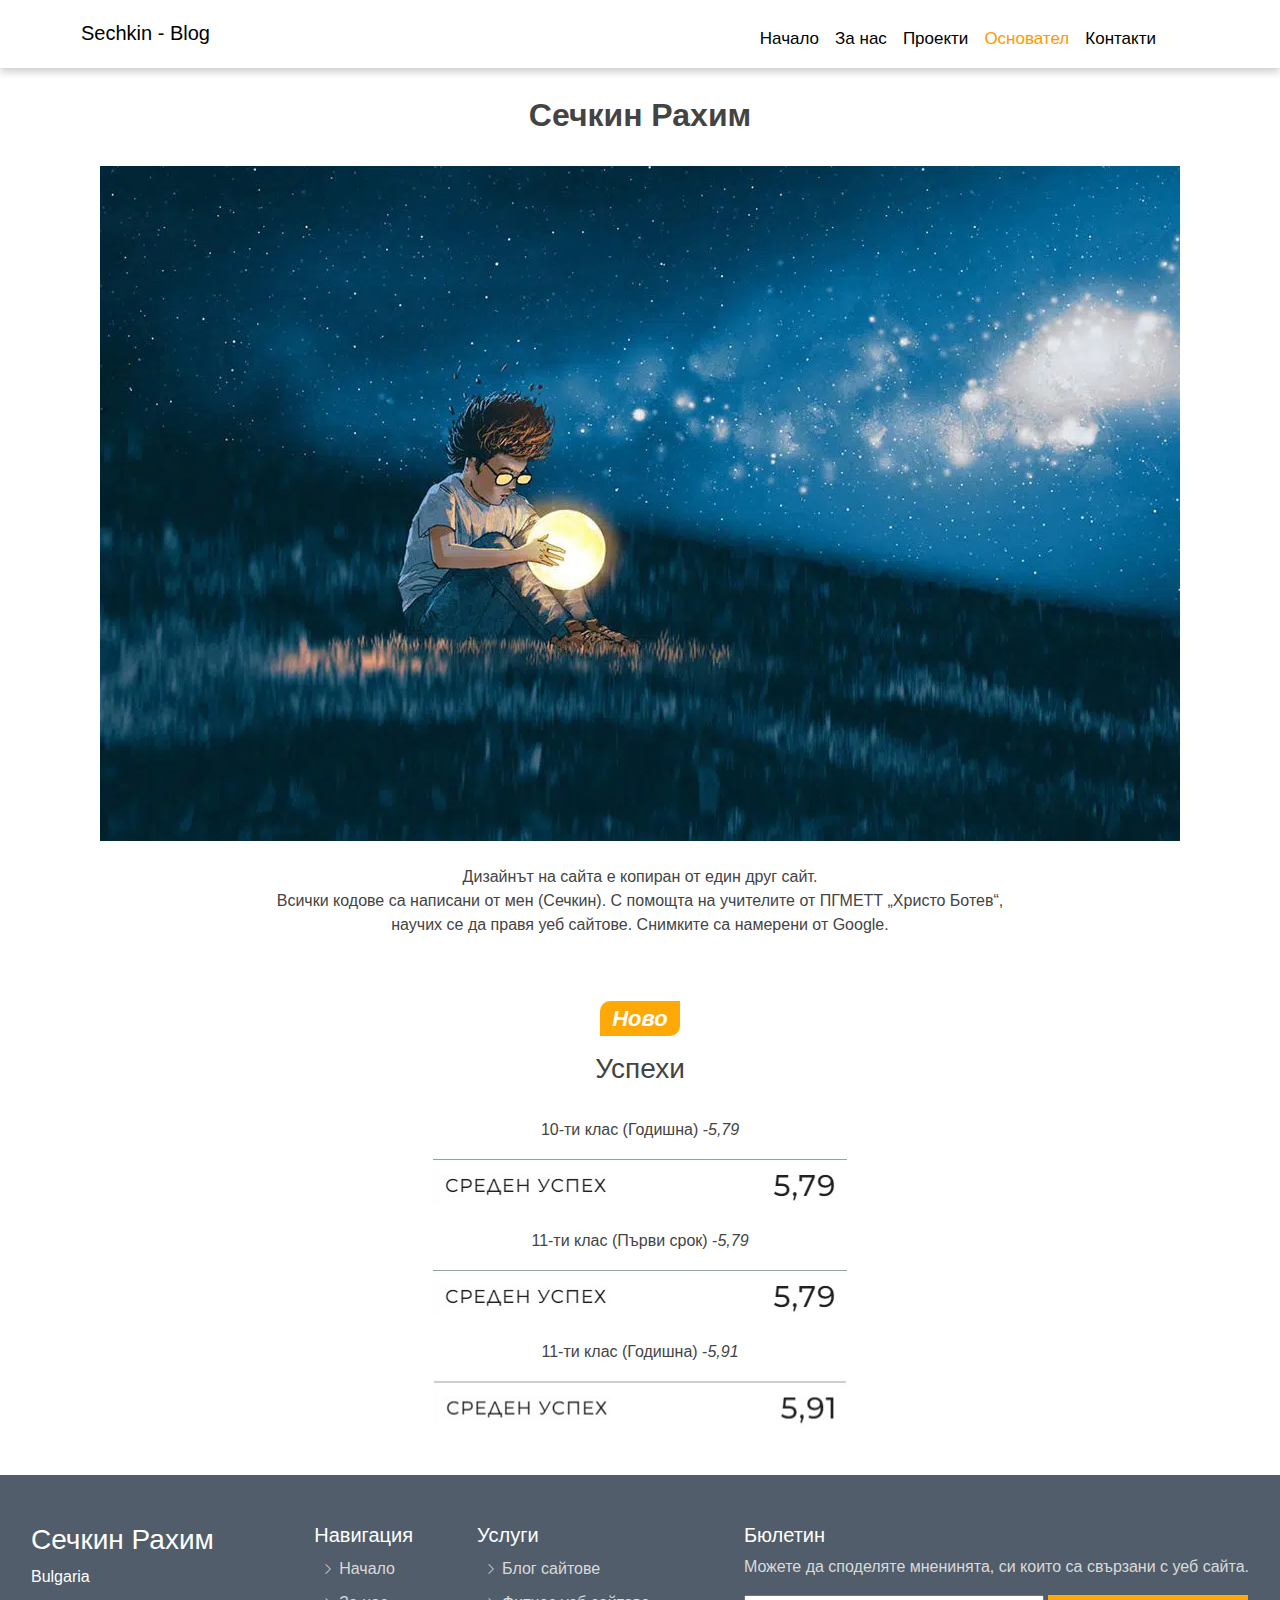
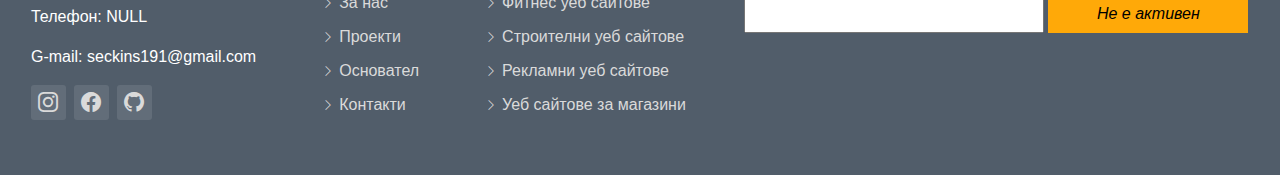
<file: docs/founder.html>
<!DOCTYPE html>
<html lang="en">

<head>
    <meta charset="UTF-8">
    <meta http-equiv="X-UA-Compatible" content="IE=edge">
    <meta name="viewport" content="width=device-width, initial-scale=1.0">
    <title>Sechkin</title>

    <link rel="icon" href="images/titleImage.png">

    <link rel="stylesheet" href="https://cdn.jsdelivr.net/npm/bootstrap-icons@1.8.1/font/bootstrap-icons.css">
    <script src="https://code.jquery.com/jquery-3.4.1.slim.min.js" integrity="sha384-J6qa4849blE2+poT4WnyKhv5vZF5SrPo0iEjwBvKU7imGFAV0wwj1yYfoRSJoZ+n" crossorigin="anonymous"></script>
    <script src="https://cdn.jsdelivr.net/npm/popper.js@1.16.0/dist/umd/popper.min.js" integrity="sha384-Q6E9RHvbIyZFJoft+2mJbHaEWldlvI9IOYy5n3zV9zzTtmI3UksdQRVvoxMfooAo" crossorigin="anonymous"></script>
    <script src="https://stackpath.bootstrapcdn.com/bootstrap/4.4.1/js/bootstrap.min.js" integrity="sha384-wfSDF2E50Y2D1uUdj0O3uMBJnjuUD4Ih7YwaYd1iqfktj0Uod8GCExl3Og8ifwB6" crossorigin="anonymous"></script>
    <link rel="stylesheet" href="https://stackpath.bootstrapcdn.com/bootstrap/4.4.1/css/bootstrap.min.css" integrity="sha384-Vkoo8x4CGsO3+Hhxv8T/Q5PaXtkKtu6ug5TOeNV6gBiFeWPGFN9MuhOf23Q9Ifjh" crossorigin="anonymous">
    <link href="https://cdn.jsdelivr.net/npm/bootstrap@5.1.3/dist/css/bootstrap.min.css" rel="stylesheet" integrity="sha384-1BmE4kWBq78iYhFldvKuhfTAU6auU8tT94WrHftjDbrCEXSU1oBoqyl2QvZ6jIW3" crossorigin="anonymous">
    <script src="https://cdn.jsdelivr.net/npm/bootstrap@5.1.3/dist/js/bootstrap.bundle.min.js" integrity="sha384-ka7Sk0Gln4gmtz2MlQnikT1wXgYsOg+OMhuP+IlRH9sENBO0LRn5q+8nbTov4+1p" crossorigin="anonymous"></script>
    <script src="https://cdn.jsdelivr.net/npm/@popperjs/core@2.10.2/dist/umd/popper.min.js" integrity="sha384-7+zCNj/IqJ95wo16oMtfsKbZ9ccEh31eOz1HGyDuCQ6wgnyJNSYdrPa03rtR1zdB" crossorigin="anonymous"></script>
    <script src="https://cdn.jsdelivr.net/npm/bootstrap@5.1.3/dist/js/bootstrap.min.js" integrity="sha384-QJHtvGhmr9XOIpI6YVutG+2QOK9T+ZnN4kzFN1RtK3zEFEIsxhlmWl5/YESvpZ13" crossorigin="anonymous"></script>

    <link rel="stylesheet" href="style.css">
</head>

<body>

    <div class="bd-example fixed-top">
        <nav class="navbar navbar-expand-lg navbar-light text-light" style="height: 68px; background-color: #ffffff; font-size: 18px;" class="text-light">
            <div class="floating1">
                <h2 style="color: rgb(0, 0, 0);">
                    <a class="navbar-brand" href="index.html" style="color: black;">
                  Sechkin - Blog
                    </a>
                </h2>
            </div>
            <button class="navbar-toggler" type="button" data-toggle="collapse" data-target="#navbarSupportedContent" aria-controls="navbarSupportedContent" aria-expanded="false" aria-label="Toggle navigation">
                <span class="navbar-toggler-icon"></span>
            </button>


            <div class="collapse navbar-collapse " id="navbarSupportedContent">
                <ul class="navbar-nav mr-auto">
                    <li class="nav-item active">
                        <a class="nav-link " href="index.html" style="color: rgb(0, 0, 0);" aria-disabled="true">
                            <p class="navigation-links ">Начало</p> <span class="sr-only">(current)</span></a>
                    </li>

                    <li class="nav-item active">
                        <a class="nav-link" href="forMe.html" style="color: rgb(0, 0, 0);">
                            <p class="navigation-links ">За нас </p>
                            <span class="sr-only">(current)</span></a>
                    </li>

                    <li class="nav-item active">
                        <a class="nav-link" href="projects.html" style="color: rgb(0, 0, 0);">
                            <p class="navigation-links">Проекти</p>
                            <span class="sr-only">(current)</span></a>
                    </li>


                    <li class="nav-item active">
                        <a class="nav-link disabled" href="founder.html" style="color: rgb(0, 0, 0);">
                            <p class="navigation-links disabled1">Основател</p> <span class="sr-only">(current)</span></a>
                    </li>

                    <li class="nav-item active">
                        <a class="nav-link" href="contact.html" style="color: rgb(0, 0, 0);">
                            <p class="navigation-links">Контакти</p> <span class="sr-only">(current)</span></a>
                    </li>

                </ul>

            </div>
        </nav>
    </div>



    <br><br><br><br>
    <div>

        <h2 class="d-flex justify-content-center"><b>Сечкин Рахим</b></h2>
        <br>
        <div class="d-flex justify-content-center">
            <img src="./images/founder.webp" class="resp-image">
        </div>
        <br>
        <p class="me d-flex justify-content-center" style="text-align: center;">
            Дизайнът на сайта е копиран от един друг сайт. <br> Всички кодове са написани от мен (Сечкин). С помощта на учителите от ПГМЕТТ „Христо Ботев“, <br> научих се да правя уеб сайтове. Снимките са намерени от Google.<br>
        </p>

    </div>
    <br><br>

    <div class="etiquetteContainer d-flex justify-content-center">
        <p class="newEtiquette "><b> <i> Ново</i></b></p>
    </div>
    <h3 class="d-flex justify-content-center">Успехи</h3>
    <br>
    <!-- <p class="d-flex justify-content-center"><i>(Очквайте скоро..!)</i> </p> -->
    <p class="d-flex justify-content-center">10-ти клас (Годишна) - <i>5,79 </i></p>
    <div class="d-flex justify-content-center">
        <img class="averageSuccess" src="./images/10 klas.jpg" alt="">
    </div>
    <br>
    <p class="d-flex justify-content-center">11-ти клас (Първи срок) - <i>5,79</i> </p>
    <div class="d-flex justify-content-center">
        <img class="averageSuccess" src="./images/10 klas.jpg" alt="">
    </div>
    <br>

    <p class="d-flex justify-content-center">11-ти клас (Годишна) - <i>5,91</i> </p>
    <div class="d-flex justify-content-center">
        <img class="averageSuccess" src="./images/11 klas ().jpg" alt="">
    </div>

    <br><br>
    <footer>
        <br><br>
        <div class="normal-footer">
            <div class="footer d-flex justify-content-center ">

                <div class="forMe float-left ">
                    <h3>Сечкин Рахим</h3>
                    <p>Bulgaria</p>
                    <p>Телефон: NULL</p>
                    <p>G-mail: seckins191@gmail.com</p>
                    <a href="https://www.instagram.com/__sechkin__/">
                        <div class="hyperlinks float-left">
                            <i class="bi bi-instagram"></i>
                        </div>
                    </a>

                    <a href="https://www.facebook.com/seckin.salim">
                        <div class="hyperlinks float-left">
                            <i class="bi bi-facebook"></i>
                        </div>
                    </a>

                    <a href="https://github.com/s3chkin">
                        <div class="hyperlinks float-left">
                            <i class="bi bi-github"></i>
                        </div>
                    </a>
                </div>

                <div class="navigation float-left ">
                    <h5 class="titles ">Навигация</h5>
                    <ul>
                        <a href="index.html">
                            <li><i class="bi bi-chevron-right "></i>Начало</li>
                        </a>

                        <a href="forMe.html">
                            <li><i class="bi bi-chevron-right "></i>За нас</li>
                        </a>

                        <a href="projects.html">
                            <li><i class="bi bi-chevron-right "></i>Проекти</li>
                        </a>

                        <a href="founder.html">
                            <li><i class="bi bi-chevron-right "></i>Основател</li>
                        </a>

                        <a href="contact.html">
                            <li><i class="bi bi-chevron-right "></i>Контакти</li>
                        </a>

                    </ul>
                </div>

                <div class="services2">
                    <h5 class="titles ">Услуги</h5>


                    <ul>
                        <a href=" ">
                            <li><i class="bi bi-chevron-right "></i>Блог сайтове</li>
                        </a>

                        <a href=" ">
                            <li><i class="bi bi-chevron-right "></i>Фитнес уеб сайтове</li>
                        </a>

                        <a href=" ">
                            <li><i class="bi bi-chevron-right "></i>Строителни уеб сайтове</li>
                        </a>

                        <a href=" ">
                            <li><i class="bi bi-chevron-right "></i>Рекламни уеб сайтове</li>
                        </a>

                        <a href=" ">
                            <li><i class="bi bi-chevron-right "></i>Уеб сайтове за магазини</li>
                        </a>

                    </ul>
                </div>

                <div class="services2 ">
                    <h5 class="titles ">Бюлетин</h5>
                    <p style="color: #dadada; margin-left: 8px;">Можете да споделяте мненинята, си които са свързани с уеб сайта.</p>
                    <div class="msg">
                        <input class="txtBox" type="text">
                        <button class="button"><i> Не е активен</i></button>
                    </div>
                </div>
            </div>
        </div>

        <div class="responsiveFooter">

            <div class="footer2 d-flex justify-content-center ">

                <div class="forMe" id="forMeResp">
                    <h3>Сечкин Рахим</h3>
                    <p>Bulgaria</p>
                    <p>Телефон: NULL</p>
                    <p>G-mail: seckins191@gmail.com</p>
                    <a href="https://www.instagram.com/__sechkin__/">
                        <div class="hyperlinks float-left">
                            <i class="bi bi-instagram"></i>
                        </div>
                    </a>

                    <a href="https://www.facebook.com/seckin.salim">
                        <div class="hyperlinks float-left">
                            <i class="bi bi-facebook"></i>
                        </div>
                    </a>

                    <a href="https://github.com/s3chkin">
                        <div class="hyperlinks float-left">
                            <i class="bi bi-github"></i>
                        </div>
                    </a>
                </div>
                <div class="navigation ">
                    <h5 class="titles ">Навигация</h5>
                    <ul>
                        <a href="index.html">
                            <li><i class="bi bi-chevron-right "></i>Начало</li>
                        </a>

                        <a href="forMe.html">
                            <li><i class="bi bi-chevron-right "></i>За нас</li>
                        </a>

                        <a href="projects.html">
                            <li><i class="bi bi-chevron-right "></i>Проекти</li>
                        </a>

                        <a href="founder.html">
                            <li><i class="bi bi-chevron-right "></i>Основател</li>
                        </a>

                        <a href="contact.html">
                            <li><i class="bi bi-chevron-right "></i>Контакти</li>
                        </a>

                    </ul>
                </div>

            </div>
            <br><br>
            <div class="footer2 d-flex justify-content-center " id="footer2">


                <div class="services2" id="services2Resp">
                    <h5 class="titles ">Услуги</h5>


                    <ul>
                        <a href=" ">
                            <li><i class="bi bi-chevron-right "></i>Блог сайтове</li>
                        </a>

                        <a href=" ">
                            <li><i class="bi bi-chevron-right "></i>Фитнес уеб сайтове</li>
                        </a>

                        <a href=" ">
                            <li><i class="bi bi-chevron-right "></i>Строителни уеб сайтове</li>
                        </a>

                        <a href=" ">
                            <li><i class="bi bi-chevron-right "></i>Рекламни уеб сайтове</li>
                        </a>

                        <a href=" ">
                            <li><i class="bi bi-chevron-right "></i>Уеб сайтове за магазини</li>
                        </a>

                    </ul>
                </div>

                <div class="services2 " id="respBuletin">
                    <h5 class="titles ">Бюлетин</h5>
                    <p style="color: #dadada; margin-left: 8px;">Можете да споделяте <br> мненинята, си които <br> са свързани с уеб сайта.</p>
                    <div class="msg">
                        <input class="txtBox" id="txtBoxResp" type="text">
                        <button class="button" id="buttonResp"><i> Не е активен</i></button>
                    </div>
                </div>
            </div>

        </div>


        <div class="responsiveFooter2">

            <div class="footer2">

                <div class="forMe" id="forMeResp">
                    <h3>Сечкин Рахим</h3>
                    <p>Bulgaria</p>
                    <p>Телефон: NULL</p>
                    <p>G-mail: seckins191@gmail.com</p>
                    <a href="https://www.instagram.com/__sechkin__/">
                        <div class="hyperlinks float-left">
                            <i class="bi bi-instagram"></i>
                        </div>
                    </a>

                    <a href="https://www.facebook.com/seckin.salim">
                        <div class="hyperlinks float-left">
                            <i class="bi bi-facebook"></i>
                        </div>
                    </a>

                    <a href="https://github.com/s3chkin">
                        <div class="hyperlinks float-left">
                            <i class="bi bi-github"></i>
                        </div>
                    </a>
                </div>
            </div>
            <br> <br> <br>
            <div class="footer2 ">

                <div class="navigation ">
                    <h5 class="titles ">Навигация</h5>
                    <ul>
                        <a href="index.html">
                            <li><i class="bi bi-chevron-right "></i>Начало</li>
                        </a>

                        <a href="forMe.html">
                            <li><i class="bi bi-chevron-right "></i>За нас</li>
                        </a>

                        <a href="projects.html">
                            <li><i class="bi bi-chevron-right "></i>Проекти</li>
                        </a>

                        <a href="founder.html">
                            <li><i class="bi bi-chevron-right "></i>Основател</li>
                        </a>

                        <a href="contact.html">
                            <li><i class="bi bi-chevron-right "></i>Контакти</li>
                        </a>

                    </ul>
                </div>

            </div>
            <br>
            <div class="footer2 " id="footer2">
                <div class="services2" id="services2Resp">
                    <h5 class="titles ">Услуги</h5>

                    <ul>
                        <a href=" ">
                            <li><i class="bi bi-chevron-right "></i>Блог сайтове</li>
                        </a>

                        <a href=" ">
                            <li><i class="bi bi-chevron-right "></i>Фитнес уеб сайтове</li>
                        </a>

                        <a href=" ">
                            <li><i class="bi bi-chevron-right "></i>Строителни уеб сайтове</li>
                        </a>

                        <a href=" ">
                            <li><i class="bi bi-chevron-right "></i>Рекламни уеб сайтове</li>
                        </a>

                        <a href=" ">
                            <li><i class="bi bi-chevron-right "></i>Уеб сайтове за магазини</li>
                        </a>

                    </ul>
                </div>
            </div>
            <br>
            <div class="footer2" id="footer2">
                <div class="services2 " id="respBuletin">
                    <h5 class="titles ">Бюлетин</h5>
                    <p style="color: #dadada; margin-left: 8px;">Можете да споделяте мненинята, си които са свързани с уеб сайта.</p>
                    <div class="msg">
                        <input class="txtBox" id="txtBoxResp" type="text">
                        <button class="button" id="buttonResp"><i> Не е активен</i></button>
                    </div>
                </div>
            </div>
        </div>

    </footer>
</body>

</html>
</file>
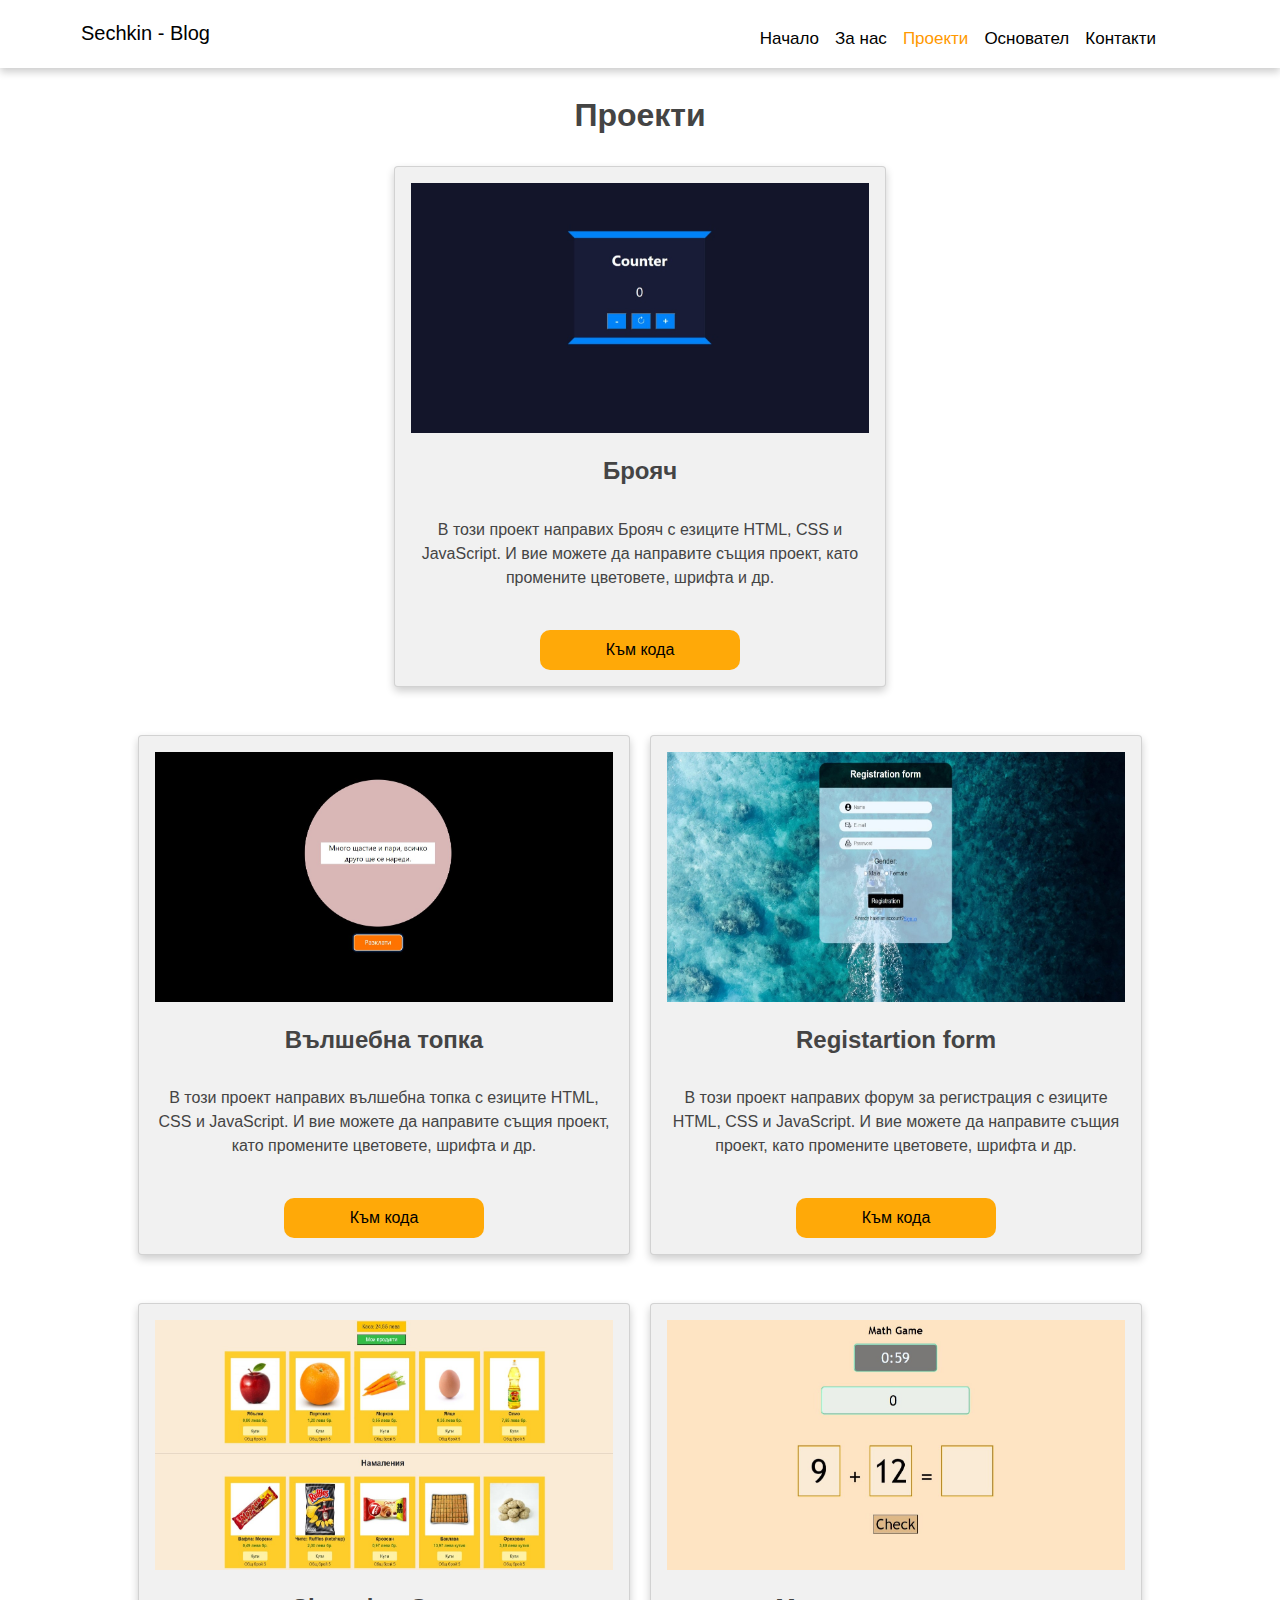
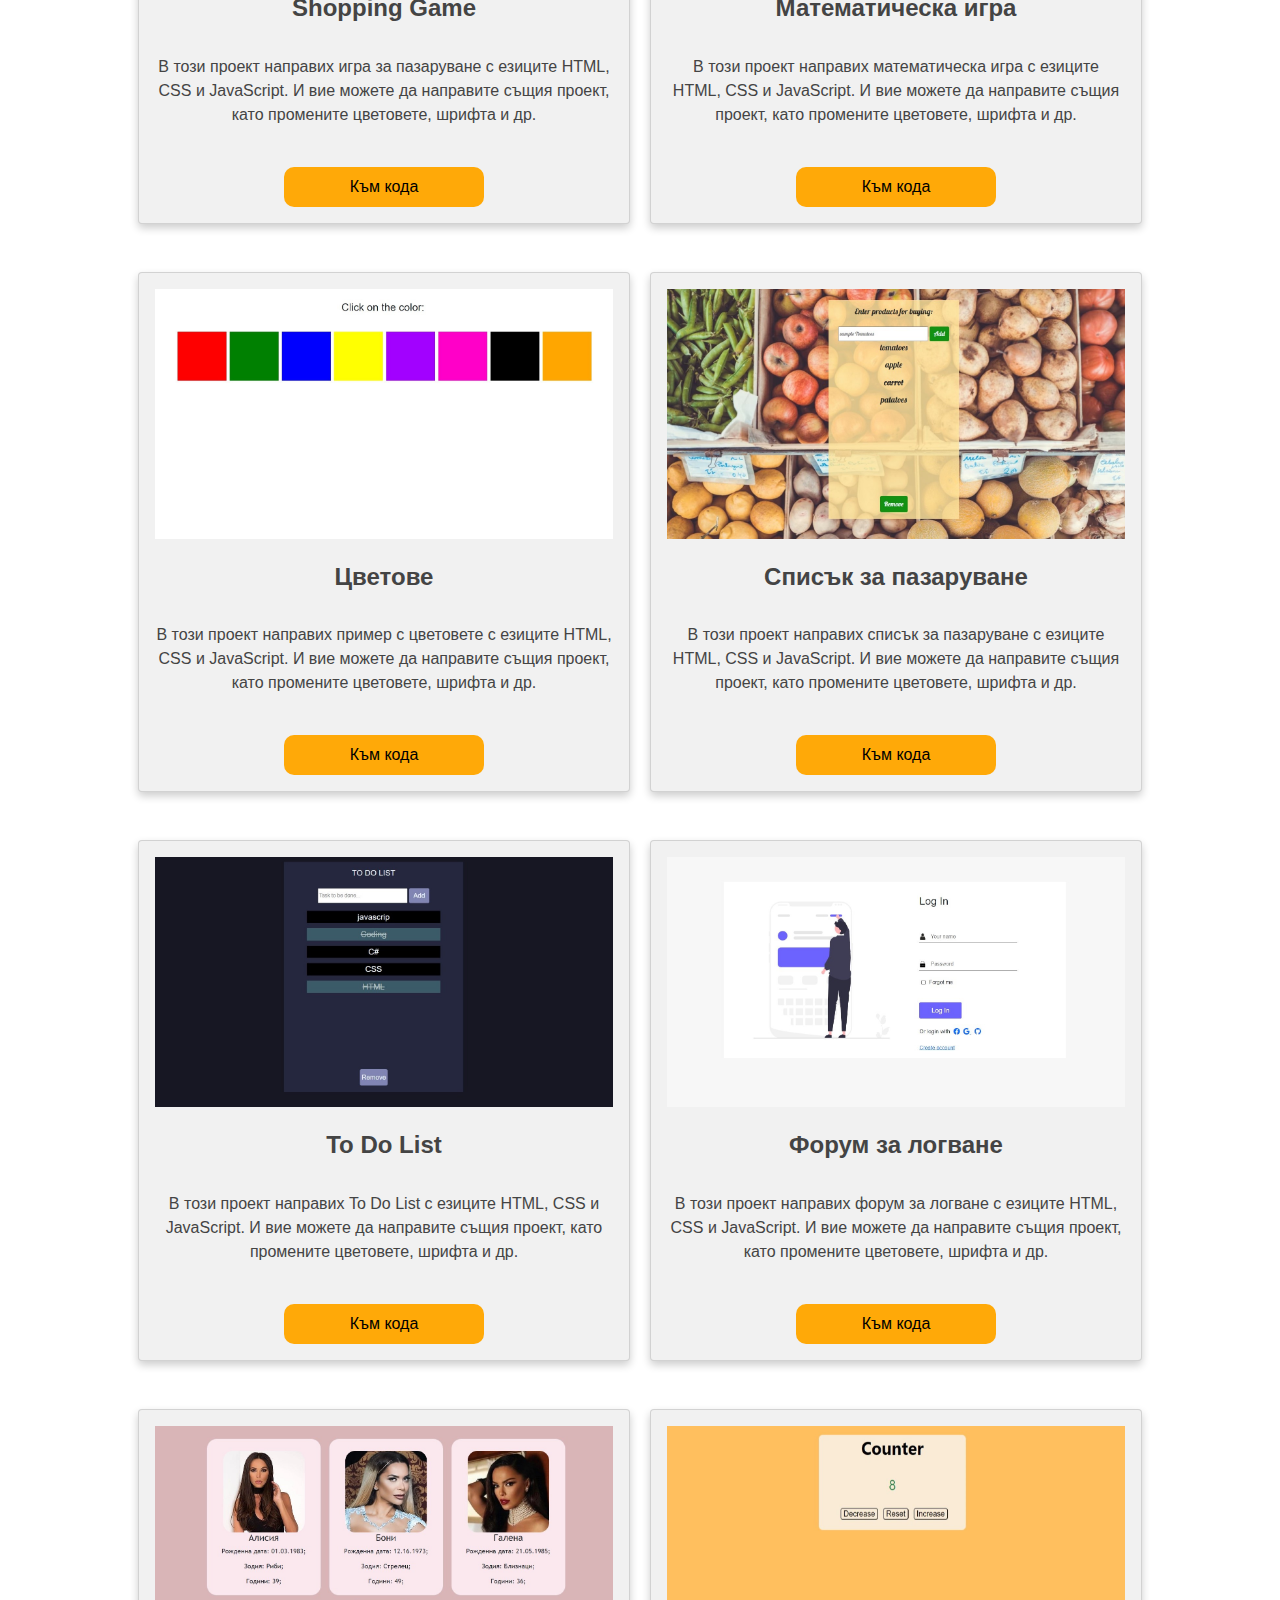
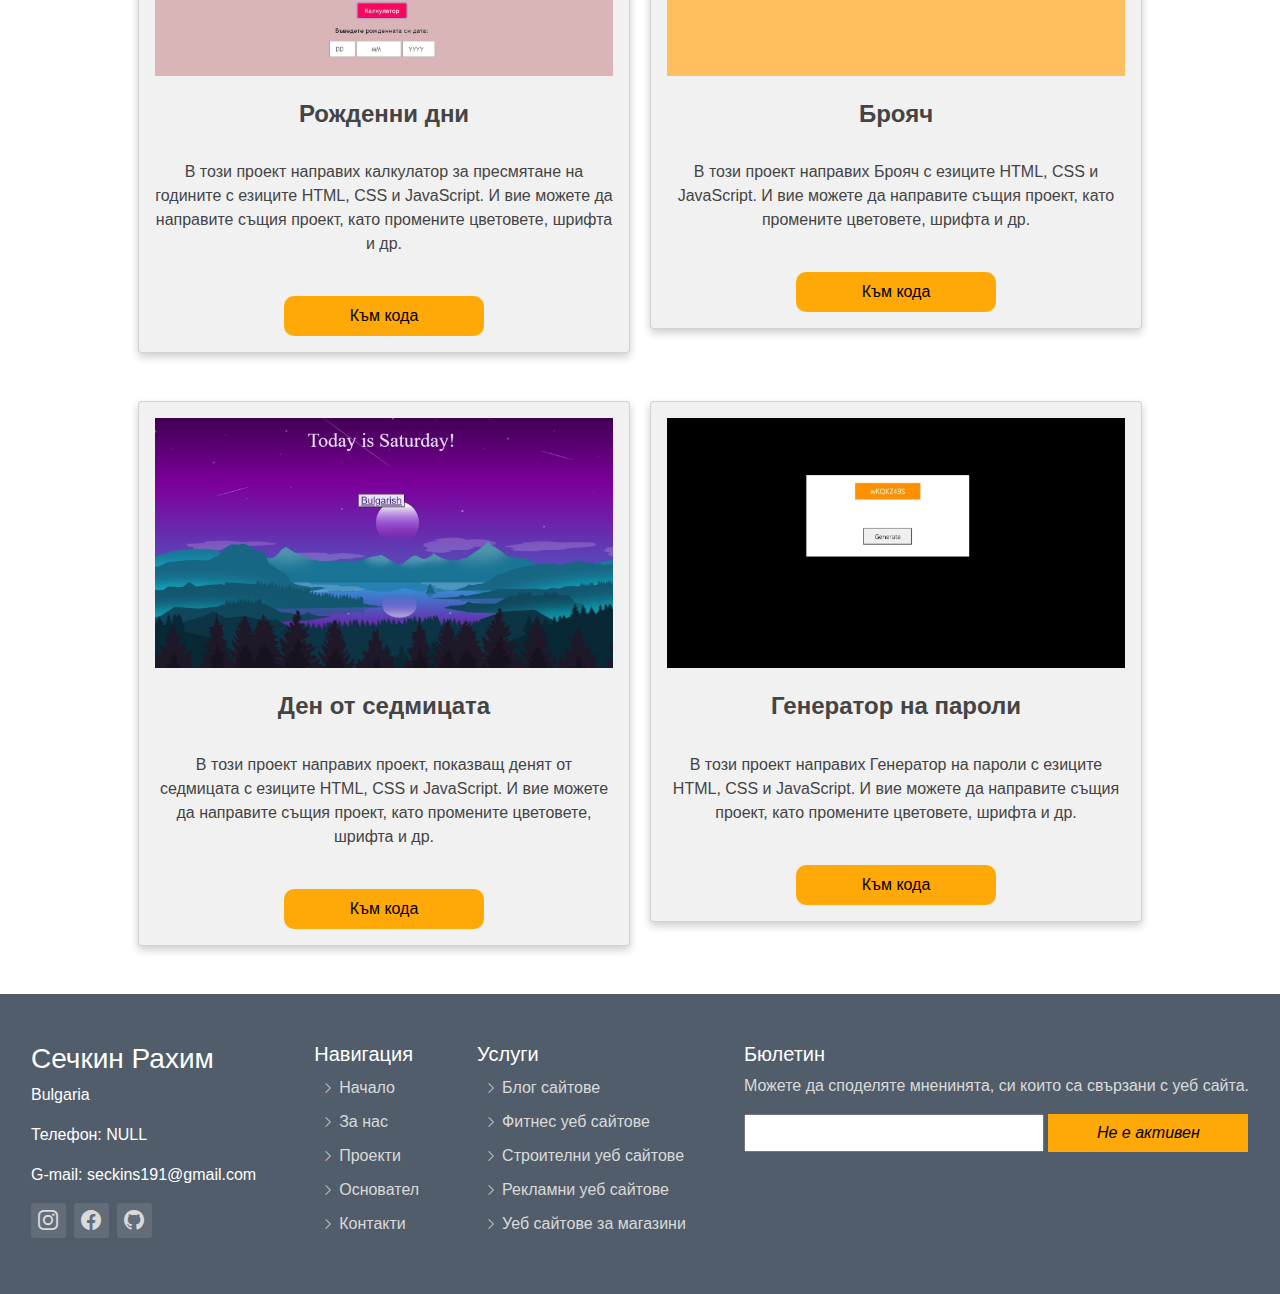
<file: docs/projects.html>
<!DOCTYPE html>
<html lang="en">

<head>
    <meta charset="UTF-8">
    <meta http-equiv="X-UA-Compatible" content="IE=edge">
    <meta name="viewport" content="width=device-width, initial-scale=1.0">
    <title>Sechkin</title>

    <link rel="icon" href="images/titleImage.png">

    <link rel="stylesheet" href="https://cdn.jsdelivr.net/npm/bootstrap-icons@1.8.1/font/bootstrap-icons.css">
    <script src="https://code.jquery.com/jquery-3.4.1.slim.min.js" integrity="sha384-J6qa4849blE2+poT4WnyKhv5vZF5SrPo0iEjwBvKU7imGFAV0wwj1yYfoRSJoZ+n" crossorigin="anonymous"></script>
    <script src="https://cdn.jsdelivr.net/npm/popper.js@1.16.0/dist/umd/popper.min.js" integrity="sha384-Q6E9RHvbIyZFJoft+2mJbHaEWldlvI9IOYy5n3zV9zzTtmI3UksdQRVvoxMfooAo" crossorigin="anonymous"></script>
    <script src="https://stackpath.bootstrapcdn.com/bootstrap/4.4.1/js/bootstrap.min.js" integrity="sha384-wfSDF2E50Y2D1uUdj0O3uMBJnjuUD4Ih7YwaYd1iqfktj0Uod8GCExl3Og8ifwB6" crossorigin="anonymous"></script>
    <link rel="stylesheet" href="https://stackpath.bootstrapcdn.com/bootstrap/4.4.1/css/bootstrap.min.css" integrity="sha384-Vkoo8x4CGsO3+Hhxv8T/Q5PaXtkKtu6ug5TOeNV6gBiFeWPGFN9MuhOf23Q9Ifjh" crossorigin="anonymous">
    <link href="https://cdn.jsdelivr.net/npm/bootstrap@5.1.3/dist/css/bootstrap.min.css" rel="stylesheet" integrity="sha384-1BmE4kWBq78iYhFldvKuhfTAU6auU8tT94WrHftjDbrCEXSU1oBoqyl2QvZ6jIW3" crossorigin="anonymous">
    <script src="https://cdn.jsdelivr.net/npm/bootstrap@5.1.3/dist/js/bootstrap.bundle.min.js" integrity="sha384-ka7Sk0Gln4gmtz2MlQnikT1wXgYsOg+OMhuP+IlRH9sENBO0LRn5q+8nbTov4+1p" crossorigin="anonymous"></script>
    <script src="https://cdn.jsdelivr.net/npm/@popperjs/core@2.10.2/dist/umd/popper.min.js" integrity="sha384-7+zCNj/IqJ95wo16oMtfsKbZ9ccEh31eOz1HGyDuCQ6wgnyJNSYdrPa03rtR1zdB" crossorigin="anonymous"></script>
    <script src="https://cdn.jsdelivr.net/npm/bootstrap@5.1.3/dist/js/bootstrap.min.js" integrity="sha384-QJHtvGhmr9XOIpI6YVutG+2QOK9T+ZnN4kzFN1RtK3zEFEIsxhlmWl5/YESvpZ13" crossorigin="anonymous"></script>
    <link rel="stylesheet" href="https://fonts.googleapis.com/css?family=Roboto:300,400,500,700&amp;display=swap">
    <link rel="stylesheet" href="https://cdnjs.cloudflare.com/ajax/libs/font-awesome/5.15.3/css/all.min.css">
    <link rel="stylesheet" href="https://mdbcdn.b-cdn.net/wp-content/themes/mdbootstrap4/docs-app/css/compiled-4.20.0.min.css">
    <link rel="stylesheet" href="style.css">
</head>

<body>

    <div class="bd-example fixed-top">
        <nav class="navbar navbar-expand-lg navbar-light text-light" style="height: 68px; background-color: #ffffff; font-size: 18px;" class="text-light">
            <div class="floating1">
                <h2 style="color: rgb(0, 0, 0);">
                    <a class="navbar-brand" href="index.html" style="color: black;">
                  Sechkin - Blog
                    </a>
                </h2>
            </div>
            <button class="navbar-toggler" type="button" data-toggle="collapse" data-target="#navbarSupportedContent" aria-controls="navbarSupportedContent" aria-expanded="false" aria-label="Toggle navigation">
                <span class="navbar-toggler-icon"></span>
            </button>


            <div class="collapse navbar-collapse " id="navbarSupportedContent">
                <ul class="navbar-nav mr-auto">
                    <li class="nav-item active">
                        <a class="nav-link " href="index.html" style="color: rgb(0, 0, 0);" aria-disabled="true">
                            <p class="navigation-links ">Начало</p> <span class="sr-only">(current)</span></a>
                    </li>

                    <li class="nav-item active">
                        <a class="nav-link" href="forMe.html" style="color: rgb(0, 0, 0);">
                            <p class="navigation-links ">За нас </p>
                            <span class="sr-only">(current)</span></a>
                    </li>

                    <li class="nav-item active">
                        <a class="nav-link disabled" href="projects.html" style="color: rgb(0, 0, 0);">
                            <p class="navigation-links disabled1">Проекти</p>
                            <span class="sr-only">(current)</span></a>
                    </li>


                    <li class="nav-item active">
                        <a class="nav-link " href="founder.html" style="color: rgb(0, 0, 0);">
                            <p class="navigation-links ">Основател</p> <span class="sr-only">(current)</span></a>
                    </li>

                    <li class="nav-item active">
                        <a class="nav-link " href="contact.html" style="color: rgb(0, 0, 0);">
                            <p class="navigation-links ">Контакти</p> <span class="sr-only">(current)</span></a>
                    </li>

                </ul>

            </div>
        </nav>
    </div>



    <br><br><br><br>
    <h2 class="d-flex justify-content-center"><b>Проекти</b> </h2>


    <br>
    <div class="row d-flex justify-content-center ">
        <div class="column2 ">
            <div class="card ">
                <img src="./images/counter2.jpg" alt="">
                <br>
                <h4><b> Брояч </b></h4>
                <br>
                <p>В този проект направих Брояч с езиците HTML, CSS и JavaScript. И вие можете да направите същия проект, като промените цветовете, шрифта и др. </p>

                <br>
                <div class="d-flex justify-content-center">
                    <a target="_blank" href="https://github.com/s3chkin/Counter">
                        <button class="projects-button d-flex justify-content-center"> Към кода</button>
                    </a>
                </div>
            </div>
        </div>

    </div>

    <br><br>
    <div class="row d-flex justify-content-center ">
        <div class="column2 ">
            <div class="card ">
                <img src="./images/magic-ball.jpg" alt="">
                <br>
                <h4><b> Вълшебна топка </b></h4>
                <br>
                <p>В този проект направих вълшебна топка с езиците HTML, CSS и JavaScript. И вие можете да направите същия проект, като промените цветовете, шрифта и др. </p>

                <br>
                <div class="d-flex justify-content-center">
                    <a target="_blank" href="https://github.com/s3chkin/JavaScript-Examples/tree/main/Magic%20Ball">
                        <button class="projects-button d-flex justify-content-center"> Към кода</button>
                    </a>
                </div>
            </div>
        </div>

        <div class="column2 ">
            <div class="card ">
                <img src="./images/registration-form.jpg" alt="">
                <br>
                <h4><b> Registartion form </b></h4>
                <br>
                <p>В този проект направих форум за регистрация с езиците HTML, CSS и JavaScript. И вие можете да направите същия проект, като промените цветовете, шрифта и др. </p>

                <br>
                <div class="d-flex justify-content-center">
                    <a target="_blank" target="_blank" href="https://github.com/s3chkin/Registration-Form">
                        <button class="projects-button d-flex justify-content-center"> Към кода</button>
                    </a>
                </div>
            </div>
        </div>
    </div>

    <br><br>
    <div class="row d-flex justify-content-center ">
        <div class="column2 ">
            <div class="card ">
                <img src="./images/shop-game.jpg" alt="">
                <br>
                <h4><b> Shopping Game </b></h4>
                <br>
                <p>В този проект направих игра за пазаруване с езиците HTML, CSS и JavaScript. И вие можете да направите същия проект, като промените цветовете, шрифта и др. </p>

                <br>
                <div class="d-flex justify-content-center">
                    <a target="_blank" target="_blank" href="https://github.com/s3chkin/ShopGame">
                        <button class="projects-button d-flex justify-content-center"> Към кода</button>
                    </a>
                </div>
            </div>
        </div>

        <div class="column2 ">
            <div class="card ">
                <img src="./images/math-game.jpg" alt="">
                <br>
                <h4><b> Математическа игра </b></h4>
                <br>
                <p>В този проект направих математическа игра с езиците HTML, CSS и JavaScript. И вие можете да направите същия проект, като промените цветовете, шрифта и др. </p>

                <br>
                <div class="d-flex justify-content-center">
                    <a target="_blank" target="_blank" href="https://github.com/s3chkin/Math-Game-JavaScript">
                        <button class="projects-button d-flex justify-content-center"> Към кода</button>
                    </a>
                </div>
            </div>
        </div>
    </div>




    <br><br>
    <div class="row d-flex justify-content-center ">
        <div class="column2 ">
            <div class="card ">
                <img src="./images/colors.jpg" alt="">
                <br>
                <h4><b> Цветове </b></h4>
                <br>
                <p>В този проект направих пример с цветовете с езиците HTML, CSS и JavaScript. И вие можете да направите същия проект, като промените цветовете, шрифта и др. </p>

                <br>
                <div class="d-flex justify-content-center">
                    <a target="_blank" href="https://github.com/s3chkin/JavaScript-Examples/tree/main/colors">
                        <button class="projects-button d-flex justify-content-center"> Към кода</button>
                    </a>
                </div>
            </div>
        </div>

        <div class="column2 ">
            <div class="card ">
                <img src="./images/shoppingList2.jpg" alt="">
                <br>
                <h4><b> Списък за пазаруване </b></h4>
                <br>
                <p>В този проект направих списък за пазаруване с езиците HTML, CSS и JavaScript. И вие можете да направите същия проект, като промените цветовете, шрифта и др. </p>

                <br>
                <div class="d-flex justify-content-center">
                    <a target="_blank" href="https://github.com/s3chkin/JavaScript-Examples/tree/main/ShoppingList">
                        <button class="projects-button d-flex justify-content-center"> Към кода</button>
                    </a>
                </div>
            </div>
        </div>
    </div>


    <br><br>
    <div class="row d-flex justify-content-center ">
        <div class="column2 ">
            <div class="card ">
                <img src="./images/to-do-list.jpg" alt="">
                <br>
                <h4><b> To Do List </b></h4>
                <br>
                <p>В този проект направих To Do List с езиците HTML, CSS и JavaScript. И вие можете да направите същия проект, като промените цветовете, шрифта и др. </p>

                <br>
                <div class="d-flex justify-content-center">
                    <a target="_blank" href="https://github.com/s3chkin/JavaScript-Examples/tree/main/To%20Do%20list">
                        <button class="projects-button d-flex justify-content-center"> Към кода</button>
                    </a>
                </div>
            </div>
        </div>

        <div class="column2 ">
            <div class="card ">
                <img src="./images/login-form.jpg" alt="">
                <br>
                <h4><b> Форум за логване </b></h4>
                <br>
                <p>В този проект направих форум за логване с езиците HTML, CSS и JavaScript. И вие можете да направите същия проект, като промените цветовете, шрифта и др. </p>

                <br>
                <div class="d-flex justify-content-center">
                    <a target="_blank" href="https://github.com/s3chkin/JavaScript-Examples/tree/main/Login%20form">
                        <button class="projects-button d-flex justify-content-center"> Към кода</button>
                    </a>
                </div>
            </div>
        </div>
    </div>


    <br><br>
    <div class="row d-flex justify-content-center ">
        <div class="column2 ">
            <div class="card ">
                <img src="./images/birthdays.jpg" alt="">
                <br>
                <h4><b> Рожденни дни </b></h4>
                <br>
                <p>В този проект направих калкулатор за пресмятане на годините с езиците HTML, CSS и JavaScript. И вие можете да направите същия проект, като промените цветовете, шрифта и др. </p>

                <br>
                <div class="d-flex justify-content-center">
                    <a target="_blank" href="https://github.com/s3chkin/JavaScript-Examples/tree/main/Birthdays">
                        <button class="projects-button d-flex justify-content-center"> Към кода</button>
                    </a>
                </div>
            </div>
        </div>

        <div class="column2 ">
            <div class="card ">
                <img src="./images/counter.jpg" alt="">
                <br>
                <h4><b> Брояч </b></h4>
                <br>
                <p>В този проект направих Брояч с езиците HTML, CSS и JavaScript. И вие можете да направите същия проект, като промените цветовете, шрифта и др. </p>

                <br>
                <div class="d-flex justify-content-center">
                    <a target="_blank" href="https://github.com/s3chkin/JavaScript-Examples/tree/main/Counter">
                        <button class="projects-button d-flex justify-content-center"> Към кода</button>
                    </a>
                </div>
            </div>
        </div>
    </div>

    <br><br>
    <div class="row d-flex justify-content-center ">
        <div class="column2 ">
            <div class="card ">
                <img src="./images/day of week.jpg" alt="">
                <br>
                <h4><b> Ден от седмицата </b></h4>
                <br>
                <p>В този проект направих проект, показващ денят от седмицата с езиците HTML, CSS и JavaScript. И вие можете да направите същия проект, като промените цветовете, шрифта и др. </p>

                <br>
                <div class="d-flex justify-content-center">
                    <a target="_blank" href="https://github.com/s3chkin/JavaScript-Examples/tree/main/js%20-%202021/%D0%94%D0%B5%D0%BD%20%D0%BE%D1%82%20%D1%81%D0%B5%D0%B4%D0%BC%D0%B8%D1%86%D0%B0%D1%82%D0%B0">
                        <button class="projects-button d-flex justify-content-center"> Към кода</button>
                    </a>
                </div>
            </div>
        </div>

        <div class="column2 ">
            <div class="card ">
                <img src="./images/password generator.jpg" alt="">
                <br>
                <h4><b> Генератор на пароли </b></h4>
                <br>
                <p>В този проект направих Генератор на пароли с езиците HTML, CSS и JavaScript. И вие можете да направите същия проект, като промените цветовете, шрифта и др. </p>

                <br>
                <div class="d-flex justify-content-center">
                    <a target="_blank" href="https://github.com/s3chkin/JavaScript-Examples/tree/main/PasswordGenerator">
                        <button class="projects-button d-flex justify-content-center"> Към кода</button>
                    </a>
                </div>
            </div>
        </div>
    </div>


    <br><br>

    <footer>
        <br><br>
        <div class="normal-footer">
            <div class="footer d-flex justify-content-center ">

                <div class="forMe float-left ">
                    <h3>Сечкин Рахим</h3>
                    <p>Bulgaria</p>
                    <p>Телефон: NULL</p>
                    <p>G-mail: seckins191@gmail.com</p>
                    <a href="https://www.instagram.com/__sechkin__/">
                        <div class="hyperlinks float-left">
                            <i class="bi bi-instagram"></i>
                        </div>
                    </a>

                    <a href="https://www.facebook.com/seckin.salim">
                        <div class="hyperlinks float-left">
                            <i class="bi bi-facebook"></i>
                        </div>
                    </a>

                    <a href="https://github.com/s3chkin">
                        <div class="hyperlinks float-left">
                            <i class="bi bi-github"></i>
                        </div>
                    </a>
                </div>

                <div class="navigation float-left ">
                    <h5 class="titles ">Навигация</h5>
                    <ul>
                        <a href="index.html">
                            <li><i class="bi bi-chevron-right "></i>Начало</li>
                        </a>

                        <a href="forMe.html">
                            <li><i class="bi bi-chevron-right "></i>За нас</li>
                        </a>

                        <a href="projects.html">
                            <li><i class="bi bi-chevron-right "></i>Проекти</li>
                        </a>

                        <a href="founder.html">
                            <li><i class="bi bi-chevron-right "></i>Основател</li>
                        </a>

                        <a href="contact.html">
                            <li><i class="bi bi-chevron-right "></i>Контакти</li>
                        </a>

                    </ul>
                </div>

                <div class="services2">
                    <h5 class="titles ">Услуги</h5>


                    <ul>
                        <a href=" ">
                            <li><i class="bi bi-chevron-right "></i>Блог сайтове</li>
                        </a>

                        <a href=" ">
                            <li><i class="bi bi-chevron-right "></i>Фитнес уеб сайтове</li>
                        </a>

                        <a href=" ">
                            <li><i class="bi bi-chevron-right "></i>Строителни уеб сайтове</li>
                        </a>

                        <a href=" ">
                            <li><i class="bi bi-chevron-right "></i>Рекламни уеб сайтове</li>
                        </a>

                        <a href=" ">
                            <li><i class="bi bi-chevron-right "></i>Уеб сайтове за магазини</li>
                        </a>

                    </ul>
                </div>

                <div class="services2 ">
                    <h5 class="titles ">Бюлетин</h5>
                    <p style="color: #dadada; margin-left: 8px;">Можете да споделяте мненинята, си които са свързани с уеб сайта.</p>
                    <div class="msg">
                        <input class="txtBox" type="text">
                        <button class="button"><i> Не е активен</i></button>
                    </div>
                </div>
            </div>
        </div>

        <div class="responsiveFooter">

            <div class="footer2 d-flex justify-content-center ">

                <div class="forMe" id="forMeResp">
                    <h3>Сечкин Рахим</h3>
                    <p>Bulgaria</p>
                    <p>Телефон: NULL</p>
                    <p>G-mail: seckins191@gmail.com</p>
                    <a href="https://www.instagram.com/__sechkin__/">
                        <div class="hyperlinks float-left">
                            <i class="bi bi-instagram"></i>
                        </div>
                    </a>

                    <a href="https://www.facebook.com/seckin.salim">
                        <div class="hyperlinks float-left">
                            <i class="bi bi-facebook"></i>
                        </div>
                    </a>

                    <a href="https://github.com/s3chkin">
                        <div class="hyperlinks float-left">
                            <i class="bi bi-github"></i>
                        </div>
                    </a>
                </div>
                <div class="navigation ">
                    <h5 class="titles ">Навигация</h5>
                    <ul>
                        <a href="index.html">
                            <li><i class="bi bi-chevron-right "></i>Начало</li>
                        </a>

                        <a href="forMe.html">
                            <li><i class="bi bi-chevron-right "></i>За нас</li>
                        </a>

                        <a href="projects.html">
                            <li><i class="bi bi-chevron-right "></i>Проекти</li>
                        </a>

                        <a href="founder.html">
                            <li><i class="bi bi-chevron-right "></i>Основател</li>
                        </a>

                        <a href="contact.html">
                            <li><i class="bi bi-chevron-right "></i>Контакти</li>
                        </a>

                    </ul>
                </div>

            </div>
            <br><br>
            <div class="footer2 d-flex justify-content-center " id="footer2">


                <div class="services2" id="services2Resp">
                    <h5 class="titles ">Услуги</h5>


                    <ul>
                        <a href=" ">
                            <li><i class="bi bi-chevron-right "></i>Блог сайтове</li>
                        </a>

                        <a href=" ">
                            <li><i class="bi bi-chevron-right "></i>Фитнес уеб сайтове</li>
                        </a>

                        <a href=" ">
                            <li><i class="bi bi-chevron-right "></i>Строителни уеб сайтове</li>
                        </a>

                        <a href=" ">
                            <li><i class="bi bi-chevron-right "></i>Рекламни уеб сайтове</li>
                        </a>

                        <a href=" ">
                            <li><i class="bi bi-chevron-right "></i>Уеб сайтове за магазини</li>
                        </a>

                    </ul>
                </div>

                <div class="services2 " id="respBuletin">
                    <h5 class="titles ">Бюлетин</h5>
                    <p style="color: #dadada; margin-left: 8px;">Можете да споделяте <br> мненинята, си които <br> са свързани с уеб сайта.</p>
                    <div class="msg">
                        <input class="txtBox" id="txtBoxResp" type="text">
                        <button class="button" id="buttonResp"><i> Не е активен</i></button>
                    </div>
                </div>
            </div>

        </div>


        <div class="responsiveFooter2">

            <div class="footer2">

                <div class="forMe" id="forMeResp">
                    <h3>Сечкин Рахим</h3>
                    <p>Bulgaria</p>
                    <p>Телефон: NULL</p>
                    <p>G-mail: seckins191@gmail.com</p>
                    <a href="https://www.instagram.com/__sechkin__/">
                        <div class="hyperlinks float-left">
                            <i class="bi bi-instagram"></i>
                        </div>
                    </a>

                    <a href="https://www.facebook.com/seckin.salim">
                        <div class="hyperlinks float-left">
                            <i class="bi bi-facebook"></i>
                        </div>
                    </a>

                    <a href="https://github.com/s3chkin">
                        <div class="hyperlinks float-left">
                            <i class="bi bi-github"></i>
                        </div>
                    </a>
                </div>
            </div>
            <br> <br> <br>
            <div class="footer2 ">

                <div class="navigation ">
                    <h5 class="titles ">Навигация</h5>
                    <ul>
                        <a href="index.html">
                            <li><i class="bi bi-chevron-right "></i>Начало</li>
                        </a>

                        <a href="forMe.html">
                            <li><i class="bi bi-chevron-right "></i>За нас</li>
                        </a>

                        <a href="projects.html">
                            <li><i class="bi bi-chevron-right "></i>Проекти</li>
                        </a>

                        <a href="founder.html">
                            <li><i class="bi bi-chevron-right "></i>Основател</li>
                        </a>

                        <a href="contact.html">
                            <li><i class="bi bi-chevron-right "></i>Контакти</li>
                        </a>

                    </ul>
                </div>

            </div>
            <br>
            <div class="footer2 " id="footer2">
                <div class="services2" id="services2Resp">
                    <h5 class="titles ">Услуги</h5>

                    <ul>
                        <a href=" ">
                            <li><i class="bi bi-chevron-right "></i>Блог сайтове</li>
                        </a>

                        <a href=" ">
                            <li><i class="bi bi-chevron-right "></i>Фитнес уеб сайтове</li>
                        </a>

                        <a href=" ">
                            <li><i class="bi bi-chevron-right "></i>Строителни уеб сайтове</li>
                        </a>

                        <a href=" ">
                            <li><i class="bi bi-chevron-right "></i>Рекламни уеб сайтове</li>
                        </a>

                        <a href=" ">
                            <li><i class="bi bi-chevron-right "></i>Уеб сайтове за магазини</li>
                        </a>

                    </ul>
                </div>
            </div>
            <br>
            <div class="footer2" id="footer2">
                <div class="services2 " id="respBuletin">
                    <h5 class="titles ">Бюлетин</h5>
                    <p style="color: #dadada; margin-left: 8px;">Можете да споделяте мненинята, си които са свързани с уеб сайта.</p>
                    <div class="msg">
                        <input class="txtBox" id="txtBoxResp" type="text">
                        <button class="button" id="buttonResp"><i> Не е активен</i></button>
                    </div>
                </div>
            </div>
        </div>

    </footer>
</body>

</html>
</file>
<file: docs/style.css>
* {
                                                        transition: ease-in-out 0.09s;
                                                    }
                                                    
                                                    body,
                                                    html {
                                                        height: 100%;
                                                        margin: 0;
                                                        font-family: "Open Sans", sans-serif;
                                                        color: #444444;
                                                    }
                                                    
                                                    .bg {
                                                        background-image: url("./images/bgimg.jpg");
                                                        height: 100%;
                                                        background-position: center;
                                                        background-repeat: no-repeat;
                                                        background-size: cover;
                                                        display: grid;
                                                        justify-items: center;
                                                        align-items: center;
                                                        align-content: center;
                                                    }
                                                    /* FADE IN DOWN ANIMATION EFFECT ---1  */
                                                    
                                                    #list {
                                                        list-style: none;
                                                    }
                                                    
                                                    #list li {
                                                        text-align: center;
                                                        /* line-height: 50px; */
                                                        opacity: 0;
                                                        font-size: 40px;
                                                        color: #dadada;
                                                        font-weight: 700;
                                                    }
                                                    
                                                    #list li:nth-child(2) {
                                                        animation-delay: 0.5s;
                                                    }
                                                    
                                                    #list li:nth-child(3) {
                                                        animation-delay: 1s;
                                                    }
                                                    
                                                    #list li:nth-child(4) {
                                                        animation-delay: 2s;
                                                    }
                                                    
                                                    #list li:nth-child(5) {
                                                        animation-delay: 3s;
                                                    }
                                                    
                                                    @keyframes fadeIn {
                                                        from {
                                                            opacity: 0;
                                                            transform: translate3d(0, -50%, 0);
                                                        }
                                                        to {
                                                            opacity: 1;
                                                            transform: translate3d(0, 0, 0);
                                                        }
                                                    }
                                                    /* FADE IN DOWN ANIMATION EFFECT ---2 */
                                                    /* FADE IN UP ANIMATION EFFECT ---1 */
                                                    
                                                    .imgButton {
                                                        background-color: #ff7300;
                                                        width: 200px;
                                                        height: 45px;
                                                        color: white;
                                                        align-content: center;
                                                        display: grid;
                                                        border-radius: 8px;
                                                    }
                                                    
                                                    .imgButton:hover {
                                                        background-color: #ff8800;
                                                    }
                                                    
                                                    .box {
                                                        text-align: center;
                                                        /* line-height: 90px; */
                                                        color: #dadada;
                                                        font-size: 17px;
                                                    }
                                                    
                                                    .fadeInUp {
                                                        animation: fadeInUp 1s ease backwards;
                                                    }
                                                    
                                                    @keyframes fadeInUp {
                                                        0% {
                                                            transform: translate(0px, 100px);
                                                            opacity: 0;
                                                        }
                                                        100% {
                                                            transform: translate(0px, 0);
                                                            opacity: 1;
                                                        }
                                                    }
                                                    /* FADE IN UP ANIMATION EFFECT ---2 */
                                                    
                                                    .bd-example {
                                                        display: grid;
                                                        box-shadow: 0 4px 8px 0 rgba(0, 0, 0, 0.2);
                                                    }
                                                    
                                                    .collapse {
                                                        margin-top: 15px;
                                                        transition: ease-in-out 1s;
                                                    }
                                                    
                                                    .disabled1 {
                                                        color: #ff9900;
                                                    }
                                                    
                                                    .navbar-collapse {
                                                        align-content: flex-end;
                                                        flex-wrap: wrap;
                                                        flex-direction: column-reverse;
                                                        padding-right: 100px;
                                                        font-family: "Poppins", sans-serif;
                                                        color: #556270;
                                                        font-size: 17px;
                                                    }
                                                    
                                                    .navigation-links:hover {
                                                        color: #ffa908;
                                                    }
                                                    
                                                    .floating1 {
                                                        padding-left: 65px;
                                                    }
                                                    
                                                    .Nav-title {
                                                        font-size: 28px;
                                                        font-weight: 700;
                                                        text-transform: uppercase;
                                                    }
                                                    
                                                    h1,
                                                    h2,
                                                    h3,
                                                    h4,
                                                    h5,
                                                    h6 {
                                                        font-family: "Raleway", sans-serif;
                                                    }
                                                    
                                                    .me {
                                                        margin-left: 25px;
                                                        margin-right: 25px;
                                                    }
                                                    
                                                    .services-container,
                                                    .services-container-responsive {
                                                        margin-left: 10px;
                                                        margin-right: 25px;
                                                    }
                                                    
                                                    .services:hover {
                                                        color: #ffa908;
                                                    }
                                                    
                                                    .services {
                                                        width: 600px;
                                                        height: 120px;
                                                        background-color: #ebebeb;
                                                        margin-left: 15px;
                                                        padding-top: 25px;
                                                        padding-left: 25px;
                                                    }
                                                    
                                                    #resp-serv {
                                                        display: none;
                                                    }
                                                    
                                                    @media screen and (max-width: 1156px) {
                                                        .services {
                                                            height: auto;
                                                        }
                                                        .logo1-title {
                                                            font-size: 19px;
                                                            margin-top: 20px;
                                                        }
                                                    }
                                                    
                                                    @media screen and (max-width: 730px) {
                                                        #resp-serv {
                                                            display: block;
                                                        }
                                                        #serv {
                                                            display: none;
                                                        }
                                                    }
                                                    
                                                    .bi-briefcase,
                                                    .bi-easel {
                                                        color: #ffa908;
                                                        font-size: 50px;
                                                    }
                                                    
                                                    .logo1-title {
                                                        padding-top: 3px;
                                                        margin-left: 12px;
                                                        font-size: 18px;
                                                    }
                                                    
                                                    .logo1-text {
                                                        margin-left: 12px;
                                                    }
                                                    
                                                    .projects {
                                                        width: 350px;
                                                        height: 500px;
                                                        background-color: #ffa908;
                                                        margin-left: 15px;
                                                    }
                                                    
                                                    footer {
                                                        height: 300px;
                                                        width: 100%;
                                                        background-color: #515d6a;
                                                    }
                                                    
                                                    .column {
                                                        float: left;
                                                        width: 25%;
                                                        padding: 0 10px;
                                                    }
                                                    
                                                    .column2 {
                                                        float: left;
                                                        width: 40%;
                                                        padding: 0 10px;
                                                    }
                                                    
                                                    .row {
                                                        margin: 0;
                                                    }
                                                    
                                                    .row:after {
                                                        content: "";
                                                        display: table;
                                                        clear: both;
                                                    }
                                                    
                                                    @media screen and (max-width: 965px) {
                                                        .column {
                                                            width: 100%;
                                                            display: block;
                                                            margin-bottom: 20px;
                                                        }
                                                    }
                                                    
                                                    @media screen and (max-width: 770px) {
                                                        .column2 {
                                                            width: 100%;
                                                            display: block;
                                                            margin-bottom: 20px;
                                                        }
                                                    }
                                                    
                                                    .card {
                                                        box-shadow: 0 4px 8px 0 rgba(0, 0, 0, 0.2);
                                                        padding: 16px;
                                                        text-align: center;
                                                        background-color: #f1f1f1;
                                                    }
                                                    
                                                    .forMe {
                                                        color: #ffffff;
                                                    }
                                                    
                                                    .services2 {
                                                        color: #ffffff;
                                                        margin-left: 50px;
                                                    }
                                                    
                                                    .navigation {
                                                        margin-left: 50px;
                                                        color: #ffffff;
                                                    }
                                                    
                                                    a {
                                                        text-decoration: none;
                                                        color: #dadada;
                                                    }
                                                    
                                                    li {
                                                        margin-top: 10px;
                                                    }
                                                    
                                                    dl,
                                                    ol,
                                                    ul {
                                                        list-style: none;
                                                    }
                                                    
                                                    a:hover {
                                                        text-decoration: none;
                                                        color: #ffffff;
                                                    }
                                                    
                                                    .titles {
                                                        margin-left: 8px;
                                                    }
                                                    
                                                    .hyperlinks {
                                                        width: 35px;
                                                        height: 35px;
                                                        background: rgba(255, 255, 255, 0.1);
                                                        margin-right: 8px;
                                                        display: grid;
                                                        justify-items: center;
                                                        align-items: center;
                                                        border-radius: 3px;
                                                        font-size: 20px;
                                                    }
                                                    
                                                    .hyperlinks:hover {
                                                        background-color: #ffa908;
                                                        cursor: pointer;
                                                    }
                                                    
                                                    .txtBox {
                                                        margin: 0;
                                                        width: 300px;
                                                        height: 38px;
                                                        margin-left: 8px;
                                                    }
                                                    
                                                    .projects-button {
                                                        margin-left: 0;
                                                        background-color: #ffa908;
                                                        width: 200px;
                                                        height: 40px;
                                                        align-items: center;
                                                        border: none;
                                                        border-radius: 10px;
                                                    }
                                                    
                                                    .projects-button:hover {
                                                        color: #ffffff;
                                                        background-color: #ffb223;
                                                    }
                                                    
                                                    .button {
                                                        margin-left: 0;
                                                        background-color: #ffa908;
                                                        width: 200px;
                                                        height: 38px;
                                                        align-items: center;
                                                        border: none;
                                                    }
                                                    /* FOR ME +++++++++++++++++++++++++++++++++++++++ */
                                                    
                                                    .resp-image {
                                                        padding-left: 45px;
                                                        padding-right: 45px;
                                                        max-width: 100%;
                                                        height: auto;
                                                    }
                                                    
                                                    ol,
                                                    ul {
                                                        padding-left: 1rem;
                                                    }
                                                    
                                                    .bi-chevron-right {
                                                        font-size: 12px;
                                                        color: #dadada;
                                                        margin-right: 5px;
                                                    }
                                                    
                                                    @media only screen and (max-width:530px) {
                                                        .resp-image {
                                                            padding-left: 5px;
                                                            padding-right: 5px;
                                                            width: 100%;
                                                            height: auto;
                                                        }
                                                    }
                                                    
                                                    @media only screen and (max-width:530px) {
                                                        .resp-image {
                                                            padding-left: 5px;
                                                            padding-right: 5px;
                                                            width: 100%;
                                                            height: auto;
                                                        }
                                                    }
                                                    
                                                    @media only screen and (max-width:418px) {
                                                        .averageSuccess {
                                                            width: 100%;
                                                            height: auto;
                                                        }
                                                    }
                                                    
                                                    @media only screen and (max-width:991px) {
                                                        .navbar-nav {
                                                            background-color: #ffffff;
                                                            width: 100%;
                                                        }
                                                    }
                                                    /* FOR ME +++++++++++++++++++++++++++++++++++++++ */
                                                    /* CONTACT */
                                                    
                                                    .navbar.navbar-light .breadcrumb .nav-item.active>.nav-link,
                                                    .navbar.navbar-light .navbar-nav .nav-item.active>.nav-link {
                                                        background-color: rgba(255, 0, 0, 0);
                                                    }
                                                    
                                                    .fa-map-marker-alt:hover {
                                                        color: #ffa908;
                                                        cursor: pointer;
                                                    }
                                                    
                                                    .fa-phone:hover {
                                                        color: #ffa908;
                                                        cursor: pointer;
                                                    }
                                                    
                                                    .fa-envelope:hover {
                                                        color: #ffa908;
                                                        cursor: pointer;
                                                    }
                                                    /* CONTACT */
                                                    
                                                    @media only screen and (max-width:1245px) {
                                                        .navigation,
                                                        .forMe,
                                                        .services2 {
                                                            margin-left: 10px;
                                                        }
                                                        .txtBox {
                                                            width: 250px;
                                                        }
                                                    }
                                                    
                                                    .responsiveFooter {
                                                        display: none;
                                                    }
                                                    
                                                    @media only screen and (max-width:1135px) {
                                                        .normal-footer {
                                                            display: none;
                                                        }
                                                        .responsiveFooter {
                                                            display: block;
                                                        }
                                                        footer {
                                                            height: auto;
                                                        }
                                                    }
                                                    
                                                    #txtBoxResp {
                                                        width: 100px;
                                                    }
                                                    
                                                    #services2Resp {
                                                        margin-left: 30px;
                                                    }
                                                    
                                                    #buttonResp {
                                                        width: 110px;
                                                        font-size: 14px;
                                                    }
                                                    
                                                    #forMeResp {
                                                        margin-right: 80px;
                                                    }
                                                    
                                                    #footer2 {
                                                        margin-left: 96px;
                                                    }
                                                    
                                                    #respBuletin {
                                                        margin-left: 120px;
                                                    }
                                                    
                                                    .responsiveFooter {
                                                        margin-right: 80px;
                                                    }
                                                    
                                                    .responsiveFooter2 {
                                                        display: none;
                                                    }
                                                    
                                                    @media only screen and (max-width:765px) {
                                                        .responsiveFooter2 {
                                                            display: block;
                                                        }
                                                        .normal-footer {
                                                            display: none;
                                                        }
                                                        .responsiveFooter {
                                                            display: none;
                                                        }
                                                        footer {
                                                            height: auto;
                                                        }
                                                        #services2Resp {
                                                            margin: 0;
                                                        }
                                                        .services2 {
                                                            margin: 0;
                                                        }
                                                        #footer2 {
                                                            margin: 0;
                                                        }
                                                        #respBuletin {
                                                            margin: 0;
                                                            padding-bottom: 20px;
                                                        }
                                                        .navigation {
                                                            margin: 0;
                                                        }
                                                        .responsiveFooter2 {
                                                            margin-left: 100px;
                                                        }
                                                        #txtBoxResp {
                                                            margin: 0;
                                                            width: 300px;
                                                            height: 38px;
                                                            margin-left: 8px;
                                                        }
                                                        .buttonResp {
                                                            margin-left: 0;
                                                            background-color: #ffa908;
                                                            width: 200px;
                                                            height: 40px;
                                                            align-items: center;
                                                        }
                                                        #respBuletin {
                                                            padding-bottom: 20px;
                                                        }
                                                    }
                                                    
                                                    @media only screen and (max-width: 765px) {
                                                        #respBuletin {
                                                            margin: 0;
                                                            padding-bottom: 15px;
                                                        }
                                                    }
                                                    
                                                    @media only screen and (max-width:640px) {
                                                        #respBuletin {
                                                            padding-bottom: 20px;
                                                        }
                                                        .normal-footer {
                                                            display: none;
                                                        }
                                                        .responsiveFooter {
                                                            display: none;
                                                        }
                                                        footer {
                                                            height: auto;
                                                        }
                                                        #services2Resp {
                                                            margin: 0;
                                                        }
                                                        .services2 {
                                                            margin: 0;
                                                        }
                                                        #footer2 {
                                                            margin: 0;
                                                        }
                                                        #respBuletin {
                                                            margin: 0;
                                                        }
                                                        .navigation {
                                                            margin: 0;
                                                        }
                                                        .responsiveFooter2 {
                                                            margin-left: 0px;
                                                        }
                                                    }
                                                    
                                                    @media only screen and (max-width:430px) {
                                                        .normal-footer {
                                                            display: none;
                                                        }
                                                        .responsiveFooter {
                                                            display: none;
                                                        }
                                                        #txtBoxResp {
                                                            width: 195px;
                                                        }
                                                    }
                                                    
                                                    .etiquetteContainer {
                                                        display: block;
                                                    }
                                                    
                                                    .newEtiquette {
                                                        width: 80px;
                                                        height: 35px;
                                                        font-size: 22px;
                                                        background-color: #ffa908;
                                                        color: white;
                                                        display: grid;
                                                        justify-items: center;
                                                        align-items: center;
                                                        border-top-left-radius: 10px;
                                                        border-bottom-right-radius: 10px;
                                                        animation: Color 4s linear infinite;
                                                        -webkit-animation: Color 4s ease-in-out infinite;
                                                    }
                                                    
                                                    @keyframes Color {
                                                        0% {
                                                            color: #ffffff;
                                                        }
                                                        50% {
                                                            color: #000000;
                                                        }
                                                    }
                                                    
                                                    @-moz-keyframes Color {
                                                        0% {
                                                            color: #ffffff;
                                                        }
                                                        50% {
                                                            color: #000000;
                                                        }
                                                    }
                                                    
                                                    @-webkit-keyframes Color {
                                                        0% {
                                                            color: #ffffff;
                                                        }
                                                        50% {
                                                            color: #000000;
                                                        }
                                                    }
</file>
